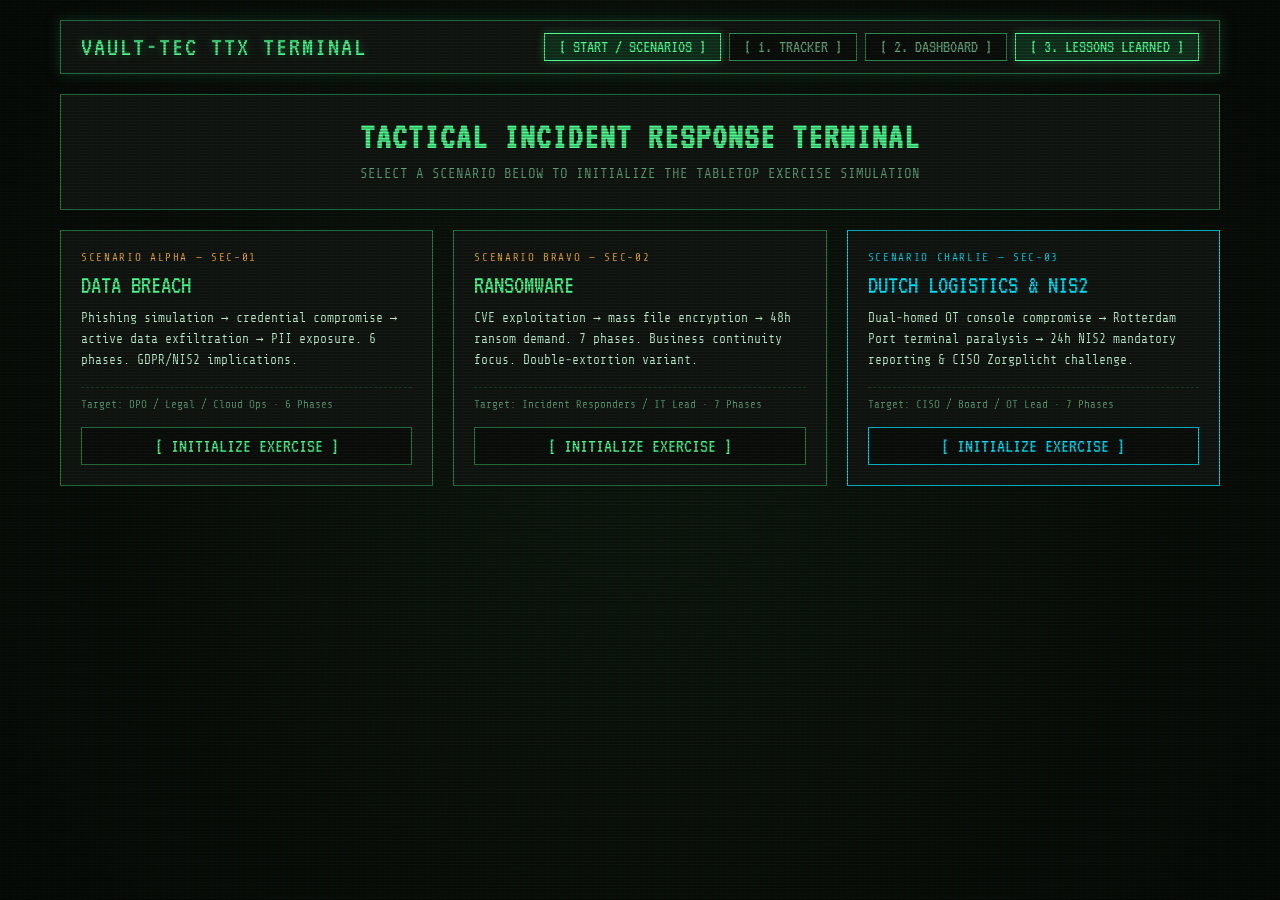
<file: index.html>
<!DOCTYPE html>
<html lang="en">
<head>
    <meta charset="UTF-8">
    <meta name="viewport" content="width=device-width, initial-scale=1.0">
    <title>Vault-Tec TTX Terminal — Tactical Incident Response</title>
    <link rel="preconnect" href="https://fonts.googleapis.com">
    <link rel="preconnect" href="https://fonts.gstatic.com" crossorigin>
    <link href="https://fonts.googleapis.com/css2?family=Share+Tech+Mono&family=VT323&display=swap" rel="stylesheet">
    <style>
        :root {
            --pb-bg: #0c100c;
            --pb-bg-2: #121812;
            --pb-bg-3: #182218;
            --pb-green: #4eff91;
            --pb-green-dim: #2a8a50;
            --pb-green-dark: #123820;
            --pb-green-glow: rgba(78, 255, 145, 0.35);
            --pb-amber: #ffb437;
            --pb-red: #ff4d4d;
            --pb-cyan: #00e5ff;
            --pb-text: #c0f0d0;
            --pb-text-dim: #60a078;
            --font-mono: 'Share Tech Mono', monospace;
            --font-term: 'VT323', monospace;
        }

        * {
            box-sizing: border-box;
            margin: 0;
            padding: 0;
        }

        body {
            background-color: var(--pb-bg);
            color: var(--pb-green);
            font-family: var(--font-mono);
            min-height: 100vh;
            overflow-x: hidden;
            background-image: 
                radial-gradient(circle at 50% 50%, rgba(20, 45, 20, 0.4), rgba(5, 10, 5, 0.95)),
                linear-gradient(rgba(18, 16, 16, 0) 50%, rgba(0, 0, 0, 0.3) 50%);
            background-size: 100% 100%, 100% 4px;
        }

        /* CRT Scanline Overlay */
        body::before {
            content: " ";
            display: block;
            position: fixed;
            top: 0;
            left: 0;
            bottom: 0;
            right: 0;
            background: linear-gradient(rgba(18, 16, 16, 0) 50%, rgba(0, 0, 0, 0.25) 50%), linear-gradient(90deg, rgba(255, 0, 0, 0.03), rgba(0, 255, 0, 0.01), rgba(0, 0, 255, 0.03));
            z-index: 9999;
            background-size: 100% 3px, 6px 100%;
            pointer-events: none;
        }

        .container {
            max-width: 1200px;
            margin: 0 auto;
            padding: 20px;
        }

        /* Top Bar */
        .topbar {
            display: flex;
            align-items: center;
            justify-content: space-between;
            padding: 12px 20px;
            border: 1px solid var(--pb-green-dim);
            margin-bottom: 20px;
            background: var(--pb-bg-2);
            box-shadow: 0 0 12px var(--pb-green-dark);
            flex-wrap: wrap;
            gap: 10px;
        }

        .topbar-title {
            font-family: var(--font-term);
            font-size: 28px;
            color: var(--pb-green);
            letter-spacing: 2px;
            text-shadow: 0 0 8px var(--pb-green-glow);
            text-decoration: none;
        }

        .nav-tabs {
            display: flex;
            gap: 8px;
        }

        .nav-btn {
            background: var(--pb-bg);
            border: 1px solid var(--pb-green-dim);
            color: var(--pb-text-dim);
            font-family: var(--font-term);
            font-size: 18px;
            padding: 4px 14px;
            cursor: pointer;
            text-decoration: none;
            transition: all 0.15s;
        }

        .nav-btn:hover {
            border-color: var(--pb-green);
            color: var(--pb-green);
        }

        .nav-btn.active {
            background: var(--pb-green-dark);
            border-color: var(--pb-green);
            color: var(--pb-green);
            box-shadow: 0 0 8px var(--pb-green-glow);
        }

        .hero {
            border: 1px solid var(--pb-green-dim);
            background: var(--pb-bg-2);
            padding: 24px;
            margin-bottom: 20px;
            text-align: center;
        }

        .hero h1 {
            font-family: var(--font-term);
            font-size: 36px;
            color: var(--pb-green);
            margin-bottom: 8px;
            letter-spacing: 2px;
        }

        .hero p {
            font-size: 14px;
            color: var(--pb-text-dim);
            max-width: 800px;
            margin: 0 auto;
            line-height: 1.6;
        }

        .scenarios-grid {
            display: grid;
            grid-template-columns: repeat(auto-fit, minmax(320px, 1fr));
            gap: 20px;
            margin-top: 20px;
        }

        .sc-card {
            border: 1px solid var(--pb-green-dim);
            background: var(--pb-bg-2);
            padding: 20px;
            display: flex;
            flex-direction: column;
            justify-content: space-between;
            transition: all 0.2s;
            position: relative;
        }

        .sc-card:hover {
            border-color: var(--pb-green);
            box-shadow: 0 0 15px var(--pb-green-glow);
            transform: translateY(-2px);
        }

        .sc-badge {
            font-size: 11px;
            color: var(--pb-amber);
            letter-spacing: 0.15em;
            margin-bottom: 8px;
            text-transform: uppercase;
        }

        .sc-title {
            font-family: var(--font-term);
            font-size: 26px;
            color: var(--pb-green);
            margin-bottom: 10px;
        }

        .sc-desc {
            font-size: 13px;
            color: var(--pb-text);
            line-height: 1.6;
            margin-bottom: 16px;
            flex-grow: 1;
        }

        .sc-meta {
            font-size: 11px;
            color: var(--pb-text-dim);
            border-top: 1px dashed var(--pb-green-dark);
            padding-top: 10px;
            margin-bottom: 16px;
        }

        .pb-btn {
            background: var(--pb-bg);
            border: 1px solid var(--pb-green-dim);
            color: var(--pb-green);
            font-family: var(--font-term);
            font-size: 20px;
            padding: 8px;
            width: 100%;
            cursor: pointer;
            text-align: center;
            text-decoration: none;
            display: block;
            transition: all 0.15s;
        }

        .pb-btn:hover {
            background: var(--pb-green-dark);
            border-color: var(--pb-green);
            box-shadow: 0 0 10px var(--pb-green-glow);
            color: #fff;
        }
    </style>
</head>
<body>

<div class="container">
    <header class="topbar">
        <a href="index.html" class="topbar-title">VAULT-TEC TTX TERMINAL</a>
        <div class="nav-tabs">
            <a href="index.html" class="nav-btn active">[ START / SCENARIOS ]</a>
            <a href="tracker.html" class="nav-btn">[ 1. TRACKER ]</a>
            <a href="dashboard.html" class="nav-btn">[ 2. DASHBOARD ]</a>
            <a href="lessons-learned.html" class="nav-btn active">[ 3. LESSONS LEARNED ]</a>
        </div>
    </header>

    <div class="hero">
        <h1>TACTICAL INCIDENT RESPONSE TERMINAL</h1>
        <p>SELECT A SCENARIO BELOW TO INITIALIZE THE TABLETOP EXERCISE SIMULATION</p>
    </div>

    <div class="scenarios-grid">
        <!-- SCENARIO ALPHA -->
        <div class="sc-card">
            <div>
                <div class="sc-badge">SCENARIO ALPHA — SEC-01</div>
                <div class="sc-title">DATA BREACH</div>
                <div class="sc-desc">Phishing simulation → credential compromise → active data exfiltration → PII exposure. 6 phases. GDPR/NIS2 implications.</div>
                <div class="sc-meta">Target: DPO / Legal / Cloud Ops · 6 Phases</div>
            </div>
            <a href="tracker.html?scenario=data_breach" class="pb-btn">[ INITIALIZE EXERCISE ]</a>
        </div>

        <!-- SCENARIO BRAVO -->
        <div class="sc-card">
            <div>
                <div class="sc-badge">SCENARIO BRAVO — SEC-02</div>
                <div class="sc-title">RANSOMWARE</div>
                <div class="sc-desc">CVE exploitation → mass file encryption → 48h ransom demand. 7 phases. Business continuity focus. Double-extortion variant.</div>
                <div class="sc-meta">Target: Incident Responders / IT Lead · 7 Phases</div>
            </div>
            <a href="tracker.html?scenario=specter_ransomware" class="pb-btn">[ INITIALIZE EXERCISE ]</a>
        </div>

        <!-- SCENARIO CHARLIE -->
        <div class="sc-card" style="border-color: var(--pb-cyan);">
            <div>
                <div class="sc-badge" style="color: var(--pb-cyan);">SCENARIO CHARLIE — SEC-03</div>
                <div class="sc-title" style="color: var(--pb-cyan);">DUTCH LOGISTICS & NIS2</div>
                <div class="sc-desc">Dual-homed OT console compromise → Rotterdam Port terminal paralysis → 24h NIS2 mandatory reporting & CISO Zorgplicht challenge.</div>
                <div class="sc-meta">Target: CISO / Board / OT Lead · 7 Phases</div>
            </div>
            <a href="tracker.html?scenario=dutch_logistics_nis2" class="pb-btn" style="border-color: var(--pb-cyan); color: var(--pb-cyan);">[ INITIALIZE EXERCISE ]</a>
        </div>
    </div>
</div>

</body>
</html>
</file>
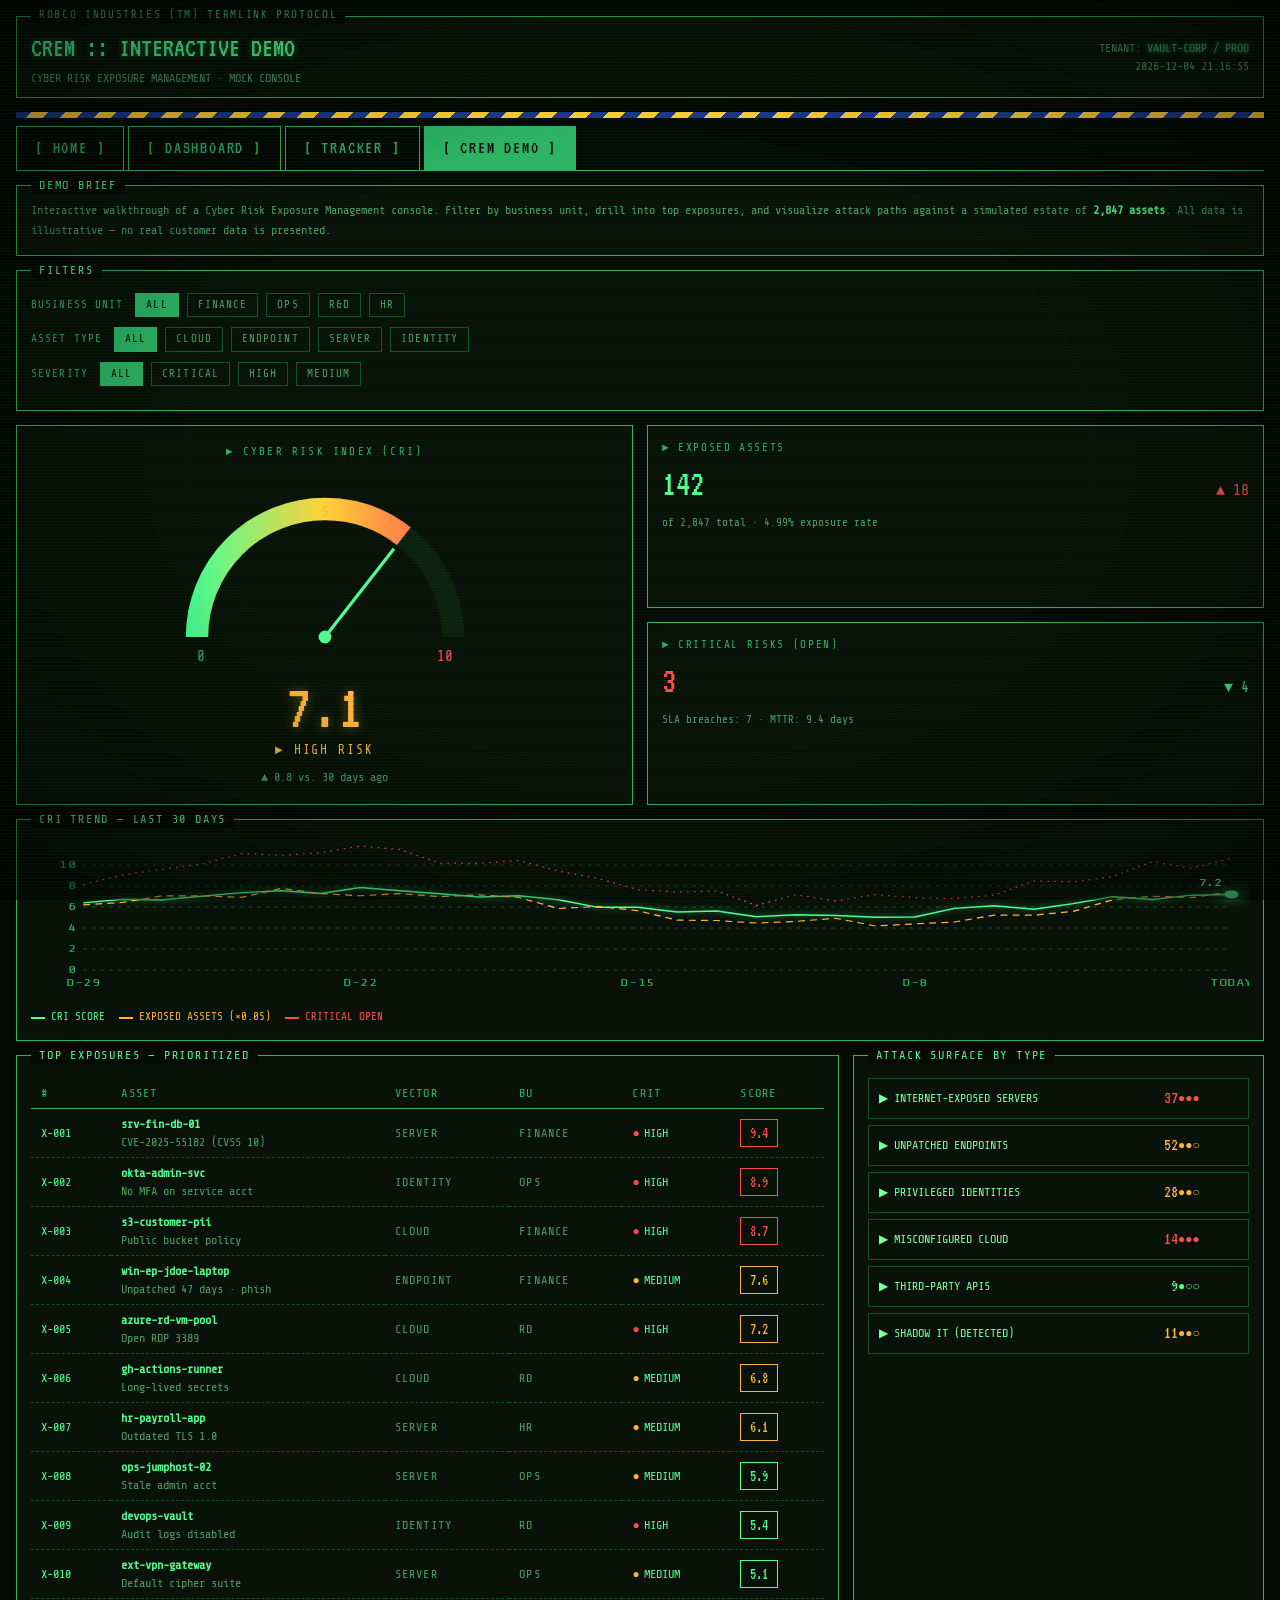
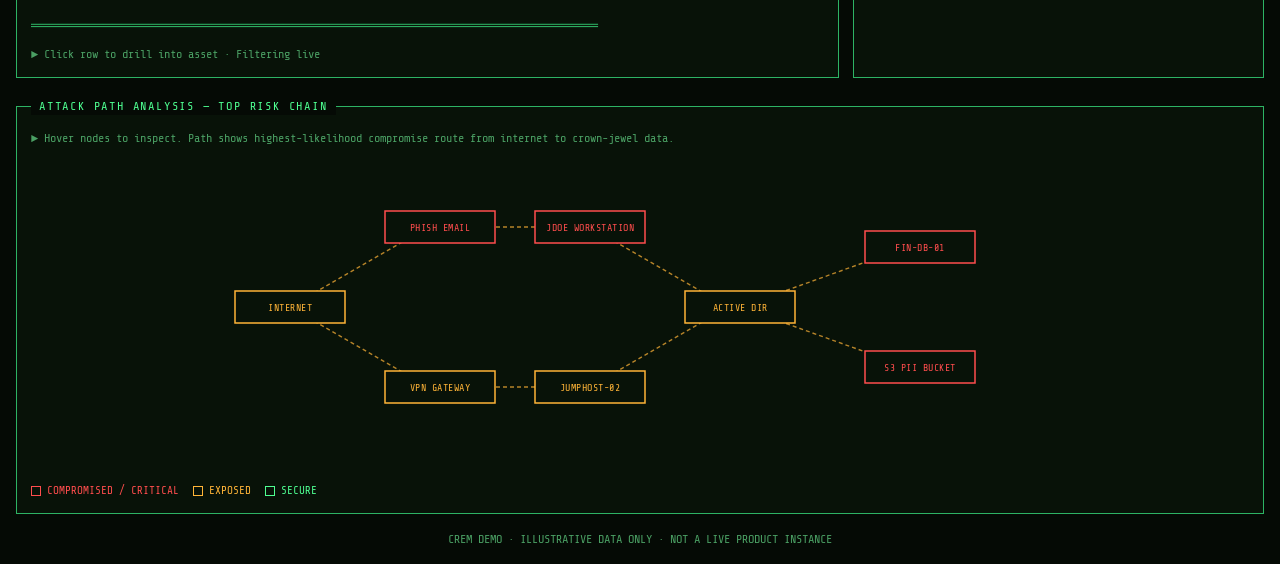
<file: crem-demo.html>
<!DOCTYPE html>
<html lang="en">
<head>
<meta charset="UTF-8">
<meta name="viewport" content="width=device-width,initial-scale=1">
<title>CREM Interactive Demo — Cyber Risk Exposure Management</title>
<link rel="stylesheet" href="assets/pipboy.css">
<style>
.crem-hero {
  display: grid; grid-template-columns: 1fr 1fr; gap: 14px; margin-bottom: 14px;
}
.cri-gauge {
  position: relative; padding: 18px; border: 1px solid var(--pb-green-dim);
  background: var(--pb-bg-2); text-align: center;
}
.gauge-svg { width: 100%; max-width: 320px; height: auto; }
.gauge-label { font-size: 11px; letter-spacing: 0.2em; color: var(--pb-green-dim); }
.gauge-value { font-family: 'VT323', monospace; font-size: 64px; color: var(--pb-amber); text-shadow: 0 0 12px rgba(255,180,55,0.4); line-height: 1; }
.gauge-band { font-size: 13px; color: var(--pb-amber); letter-spacing: 0.15em; }

.kpi-stack { display: grid; grid-template-rows: repeat(2, 1fr); gap: 14px; }
.kpi-stack .kpi { padding: 14px; border: 1px solid var(--pb-green-dim); background: var(--pb-bg-2); }
.kpi-stack .kpi-label { font-size: 11px; color: var(--pb-green-dim); letter-spacing: 0.15em; }
.kpi-stack .kpi-value { font-family: 'VT323', monospace; font-size: 36px; color: var(--pb-green); }
.kpi-stack .kpi-sub { font-size: 11px; color: var(--pb-text-dim); margin-top: 4px; }
.kpi-stack .kpi-row { display: flex; justify-content: space-between; align-items: baseline; }
.delta-up { color: var(--pb-red); }
.delta-dn { color: var(--pb-green); }

.crem-grid { display: grid; grid-template-columns: 2fr 1fr; gap: 14px; margin-bottom: 14px; }
.filters { display: flex; flex-wrap: wrap; gap: 8px; margin-bottom: 10px; align-items: center; }
.filters label { font-size: 11px; color: var(--pb-green-dim); letter-spacing: 0.1em; text-transform: uppercase; margin-right: 4px; }
.filter-chip {
  font-size: 11px; padding: 3px 10px; border: 1px solid var(--pb-green-dark);
  cursor: pointer; color: var(--pb-text-dim); letter-spacing: 0.1em;
  text-transform: uppercase; user-select: none;
}
.filter-chip:hover { border-color: var(--pb-green-dim); color: var(--pb-green); }
.filter-chip.active { background: var(--pb-green-dim); color: var(--pb-bg); border-color: var(--pb-green-dim); }

.exposure-table th, .exposure-table td { font-size: 12px; }
.score-pill {
  display: inline-block; min-width: 38px; padding: 1px 8px; text-align: center;
  font-family: 'VT323', monospace; font-size: 16px; border: 1px solid currentColor;
}
.score-low { color: var(--pb-green); }
.score-med { color: var(--pb-amber); }
.score-high { color: var(--pb-red); }

.criticality-low::before { content: '●'; color: var(--pb-green); margin-right: 4px; }
.criticality-medium::before { content: '●'; color: var(--pb-amber); margin-right: 4px; }
.criticality-high::before { content: '●'; color: var(--pb-red); margin-right: 4px; }

.attack-path-svg { width: 100%; height: 320px; }
.attack-tooltip {
  position: absolute; background: var(--pb-bg-2); border: 1px solid var(--pb-green-dim);
  padding: 6px 10px; font-size: 11px; color: var(--pb-green); pointer-events: none;
  display: none; max-width: 260px; box-shadow: 0 0 12px var(--pb-green-glow);
  font-family: 'Share Tech Mono', monospace;
}

.legend-strip { display: flex; gap: 14px; font-size: 11px; color: var(--pb-text-dim); flex-wrap: wrap; }
.legend-strip .legend-row { display: flex; align-items: center; gap: 6px; }

.surface-list { display: flex; flex-direction: column; gap: 6px; }
.surface-row {
  display: grid; grid-template-columns: 1fr 60px 60px;
  border: 1px solid var(--pb-green-dark); padding: 6px 10px; font-size: 12px;
  align-items: center; transition: all 0.1s;
}
.surface-row:hover { border-color: var(--pb-green-dim); background: var(--pb-bg-3); }
.surface-name { color: var(--pb-text); }
.surface-cnt { text-align: right; font-family: 'VT323', monospace; font-size: 18px; }

.trend-svg { width: 100%; height: 160px; }

@media (max-width: 900px) {
  .crem-hero, .crem-grid { grid-template-columns: 1fr; }
}
</style>
</head>
<body class="pb-screen">

<div class="pb-app">

<header class="pb-header">
  <div>
    <div class="pb-header-title">CREM :: INTERACTIVE DEMO</div>
    <div class="pb-header-meta">CYBER RISK EXPOSURE MANAGEMENT &middot; MOCK CONSOLE</div>
  </div>
  <div class="pb-header-meta">
    <div>TENANT: <span class="pb-glow">VAULT-CORP / PROD</span></div>
    <div id="clockBox">--:--:--</div>
  </div>
</header>

<div class="vt-stripe"></div>

<nav class="pb-nav">
  <a href="index.html">[ HOME ]</a>
  <a href="dashboard.html">[ DASHBOARD ]</a>
  <a href="tracker.html">[ TRACKER ]</a>
  <a href="crem-demo.html" class="active">[ CREM DEMO ]</a>
</nav>

<div class="pb-panel">
  <div class="pb-panel-title">DEMO BRIEF</div>
  <p class="pb-small pb-dim" style="line-height:1.7">
    Interactive walkthrough of a Cyber Risk Exposure Management console.
    Filter by business unit, drill into top exposures, and visualize attack paths against a simulated
    estate of <strong style="color:var(--pb-green)">2,847 assets</strong>. All data is illustrative —
    no real customer data is presented.
  </p>
</div>

<!-- Filters -->
<div class="pb-panel">
  <div class="pb-panel-title">FILTERS</div>
  <div class="filters pb-mt8">
    <label>Business unit</label>
    <span class="filter-chip active" data-filter="bu" data-val="all">ALL</span>
    <span class="filter-chip" data-filter="bu" data-val="finance">FINANCE</span>
    <span class="filter-chip" data-filter="bu" data-val="ops">OPS</span>
    <span class="filter-chip" data-filter="bu" data-val="rd">R&amp;D</span>
    <span class="filter-chip" data-filter="bu" data-val="hr">HR</span>
  </div>
  <div class="filters">
    <label>Asset type</label>
    <span class="filter-chip active" data-filter="at" data-val="all">ALL</span>
    <span class="filter-chip" data-filter="at" data-val="cloud">CLOUD</span>
    <span class="filter-chip" data-filter="at" data-val="endpoint">ENDPOINT</span>
    <span class="filter-chip" data-filter="at" data-val="server">SERVER</span>
    <span class="filter-chip" data-filter="at" data-val="identity">IDENTITY</span>
  </div>
  <div class="filters">
    <label>Severity</label>
    <span class="filter-chip active" data-filter="sv" data-val="all">ALL</span>
    <span class="filter-chip" data-filter="sv" data-val="critical">CRITICAL</span>
    <span class="filter-chip" data-filter="sv" data-val="high">HIGH</span>
    <span class="filter-chip" data-filter="sv" data-val="medium">MEDIUM</span>
  </div>
</div>

<!-- Hero: CRI gauge + KPIs -->
<div class="crem-hero">
  <div class="cri-gauge">
    <div class="gauge-label">► CYBER RISK INDEX (CRI)</div>
    <svg class="gauge-svg" viewBox="0 0 200 130" id="gaugeSvg">
      <defs>
        <linearGradient id="gaugeGrad">
          <stop offset="0%" stop-color="#4eff91"/>
          <stop offset="50%" stop-color="#ffd13a"/>
          <stop offset="100%" stop-color="#ff4d4d"/>
        </linearGradient>
      </defs>
      <!-- Track -->
      <path d="M 20,110 A 80,80 0 0 1 180,110" fill="none" stroke="var(--pb-bg-3)" stroke-width="14"/>
      <!-- Fill (proportional to value) -->
      <path d="M 20,110 A 80,80 0 0 1 180,110" fill="none" stroke="url(#gaugeGrad)" stroke-width="14"
        stroke-dasharray="251.3" stroke-dashoffset="75" id="gaugePath"/>
      <!-- Needle -->
      <line x1="100" y1="110" x2="100" y2="40" stroke="var(--pb-green)" stroke-width="2" id="gaugeNeedle"
        transform="rotate(45 100 110)"/>
      <circle cx="100" cy="110" r="4" fill="var(--pb-green)"/>
      <!-- Tick labels -->
      <text x="20" y="125" font-size="9" fill="var(--pb-green-dim)" font-family="Share Tech Mono">0</text>
      <text x="100" y="35" text-anchor="middle" font-size="9" fill="var(--pb-amber)" font-family="Share Tech Mono">5</text>
      <text x="180" y="125" text-anchor="end" font-size="9" fill="var(--pb-red)" font-family="Share Tech Mono">10</text>
    </svg>
    <div class="gauge-value" id="cri-val">7.2</div>
    <div class="gauge-band" id="cri-band">► HIGH RISK</div>
    <div class="pb-small pb-dim pb-mt8">▲ 0.8 vs. 30 days ago</div>
  </div>

  <div class="kpi-stack">
    <div class="kpi">
      <div class="kpi-label">► EXPOSED ASSETS</div>
      <div class="kpi-row">
        <div class="kpi-value" id="kpi-exposed">142</div>
        <div class="delta-up">▲ 18</div>
      </div>
      <div class="kpi-sub" id="kpi-exposed-sub">of 2,847 total · 4.99% exposure rate</div>
    </div>
    <div class="kpi">
      <div class="kpi-label">► CRITICAL RISKS (OPEN)</div>
      <div class="kpi-row">
        <div class="kpi-value" id="kpi-crit" style="color:var(--pb-red)">23</div>
        <div class="delta-dn">▼ 4</div>
      </div>
      <div class="kpi-sub">SLA breaches: 7 · MTTR: 9.4 days</div>
    </div>
  </div>
</div>

<!-- Trend chart full width -->
<div class="pb-panel">
  <div class="pb-panel-title">CRI TREND — LAST 30 DAYS</div>
  <svg class="trend-svg" viewBox="0 0 700 160" id="trendSvg" preserveAspectRatio="none">
    <!-- gridlines drawn via JS -->
  </svg>
  <div class="legend-strip pb-mt8">
    <div class="legend-row" style="color:var(--pb-green)"><span style="display:inline-block;width:14px;height:2px;background:var(--pb-green)"></span> CRI SCORE</div>
    <div class="legend-row" style="color:var(--pb-amber)"><span style="display:inline-block;width:14px;height:2px;background:var(--pb-amber);border-top:1px dashed"></span> EXPOSED ASSETS (×0.05)</div>
    <div class="legend-row" style="color:var(--pb-red)"><span style="display:inline-block;width:14px;height:2px;background:var(--pb-red);border-top:1px dotted"></span> CRITICAL OPEN</div>
  </div>
</div>

<!-- Top exposures + attack surface -->
<div class="crem-grid">
  <div class="pb-panel">
    <div class="pb-panel-title">TOP EXPOSURES — PRIORITIZED</div>
    <table class="exposure-table pb-mt8" id="exposureTable">
      <thead>
        <tr><th>#</th><th>ASSET</th><th>VECTOR</th><th>BU</th><th>CRIT</th><th>SCORE</th></tr>
      </thead>
      <tbody id="exposureBody"></tbody>
    </table>
    <div class="pb-divider pb-mt16">═══════════════════════════════════════════════════════════════</div>
    <div class="pb-small pb-dim">► Click row to drill into asset · Filtering live</div>
  </div>

  <div class="pb-panel">
    <div class="pb-panel-title">ATTACK SURFACE BY TYPE</div>
    <div class="surface-list pb-mt8">
      <div class="surface-row">
        <div class="surface-name">▶ INTERNET-EXPOSED SERVERS</div>
        <div class="surface-cnt" style="color:var(--pb-red)">37</div>
        <div style="color:var(--pb-red)">●●●</div>
      </div>
      <div class="surface-row">
        <div class="surface-name">▶ UNPATCHED ENDPOINTS</div>
        <div class="surface-cnt" style="color:var(--pb-amber)">52</div>
        <div style="color:var(--pb-amber)">●●○</div>
      </div>
      <div class="surface-row">
        <div class="surface-name">▶ PRIVILEGED IDENTITIES</div>
        <div class="surface-cnt" style="color:var(--pb-amber)">28</div>
        <div style="color:var(--pb-amber)">●●○</div>
      </div>
      <div class="surface-row">
        <div class="surface-name">▶ MISCONFIGURED CLOUD</div>
        <div class="surface-cnt" style="color:var(--pb-red)">14</div>
        <div style="color:var(--pb-red)">●●●</div>
      </div>
      <div class="surface-row">
        <div class="surface-name">▶ THIRD-PARTY APIS</div>
        <div class="surface-cnt" style="color:var(--pb-green)">9</div>
        <div style="color:var(--pb-green)">●○○</div>
      </div>
      <div class="surface-row">
        <div class="surface-name">▶ SHADOW IT (DETECTED)</div>
        <div class="surface-cnt" style="color:var(--pb-amber)">11</div>
        <div style="color:var(--pb-amber)">●●○</div>
      </div>
    </div>
  </div>
</div>

<!-- Attack path graph -->
<div class="pb-panel" style="position:relative">
  <div class="pb-panel-title">ATTACK PATH ANALYSIS — TOP RISK CHAIN</div>
  <div class="pb-small pb-dim pb-mt8">► Hover nodes to inspect. Path shows highest-likelihood compromise route from internet to crown-jewel data.</div>
  <svg class="attack-path-svg" viewBox="0 0 800 320" id="apSvg">
    <!-- edges drawn first so nodes overlay -->
    <defs>
      <marker id="arrow" viewBox="0 0 10 10" refX="9" refY="5" markerWidth="6" markerHeight="6" orient="auto">
        <path d="M0,0 L10,5 L0,10 z" fill="var(--pb-amber)"/>
      </marker>
    </defs>
  </svg>
  <div class="attack-tooltip" id="apTip"></div>
  <div class="legend-strip pb-mt8">
    <div class="legend-row" style="color:var(--pb-red)"><span style="width:10px;height:10px;border:1px solid currentColor;display:inline-block"></span> COMPROMISED / CRITICAL</div>
    <div class="legend-row" style="color:var(--pb-amber)"><span style="width:10px;height:10px;border:1px solid currentColor;display:inline-block"></span> EXPOSED</div>
    <div class="legend-row" style="color:var(--pb-green)"><span style="width:10px;height:10px;border:1px solid currentColor;display:inline-block"></span> SECURE</div>
  </div>
</div>

<footer class="pb-mt16 pb-center pb-small pb-dim">
  CREM DEMO · ILLUSTRATIVE DATA ONLY · NOT A LIVE PRODUCT INSTANCE
</footer>

</div>

<script>
// === Mock dataset ===
const EXPOSURES = [
  { id:'X-001', asset: 'srv-fin-db-01',     vector: 'CVE-2025-55182 (CVSS 10)', bu:'finance', at:'server',  crit:'high',   score:9.4, sv:'critical' },
  { id:'X-002', asset: 'okta-admin-svc',    vector: 'No MFA on service acct',  bu:'ops',     at:'identity',crit:'high',   score:8.9, sv:'critical' },
  { id:'X-003', asset: 's3-customer-pii',   vector: 'Public bucket policy',     bu:'finance', at:'cloud',   crit:'high',   score:8.7, sv:'critical' },
  { id:'X-004', asset: 'win-ep-jdoe-laptop',vector: 'Unpatched 47 days · phish',bu:'finance', at:'endpoint',crit:'medium', score:7.6, sv:'high' },
  { id:'X-005', asset: 'azure-rd-vm-pool',  vector: 'Open RDP 3389',            bu:'rd',      at:'cloud',   crit:'high',   score:7.2, sv:'high' },
  { id:'X-006', asset: 'gh-actions-runner', vector: 'Long-lived secrets',       bu:'rd',      at:'cloud',   crit:'medium', score:6.8, sv:'high' },
  { id:'X-007', asset: 'hr-payroll-app',    vector: 'Outdated TLS 1.0',         bu:'hr',      at:'server',  crit:'medium', score:6.1, sv:'medium' },
  { id:'X-008', asset: 'ops-jumphost-02',   vector: 'Stale admin acct',         bu:'ops',     at:'server',  crit:'medium', score:5.9, sv:'medium' },
  { id:'X-009', asset: 'devops-vault',      vector: 'Audit logs disabled',      bu:'rd',      at:'identity',crit:'high',   score:5.4, sv:'medium' },
  { id:'X-010', asset: 'ext-vpn-gateway',   vector: 'Default cipher suite',     bu:'ops',     at:'server',  crit:'medium', score:5.1, sv:'medium' }
];

const filterState = { bu: 'all', at: 'all', sv: 'all' };

function renderExposures() {
  const tbody = document.getElementById('exposureBody');
  const filtered = EXPOSURES.filter(e =>
    (filterState.bu === 'all' || e.bu === filterState.bu) &&
    (filterState.at === 'all' || e.at === filterState.at) &&
    (filterState.sv === 'all' || e.sv === filterState.sv)
  );
  tbody.innerHTML = filtered.length === 0
    ? `<tr><td colspan="6" class="pb-center pb-dim">> NO EXPOSURES MATCH FILTER</td></tr>`
    : filtered.map(e => {
      const sc = e.score >= 8 ? 'score-high' : e.score >= 6 ? 'score-med' : 'score-low';
      return `<tr>
        <td>${e.id}</td>
        <td><strong style="color:var(--pb-green)">${e.asset}</strong><br><span class="pb-dim pb-small">${e.vector}</span></td>
        <td class="pb-small pb-uppercase pb-dim">${e.at}</td>
        <td class="pb-small pb-uppercase pb-dim">${e.bu}</td>
        <td><span class="criticality-${e.crit}"></span><span class="pb-small">${e.crit.toUpperCase()}</span></td>
        <td><span class="score-pill ${sc}">${e.score.toFixed(1)}</span></td>
      </tr>`;
    }).join('');

  // Update KPIs based on filter
  document.getElementById('kpi-exposed').textContent = filtered.length * 14 + (filterState.bu === 'all' ? 2 : 0);
  document.getElementById('kpi-crit').textContent = filtered.filter(e => e.sv === 'critical').length || 0;

  // CRI updates with filter "drill"
  const avgScore = filtered.length === 0 ? 0 : filtered.reduce((a,b)=>a+b.score,0)/filtered.length;
  const cri = filtered.length === 0 ? 0 : (avgScore).toFixed(1);
  document.getElementById('cri-val').textContent = cri;
  const band = avgScore >= 8 ? '► CRITICAL RISK' : avgScore >= 6 ? '► HIGH RISK' : avgScore >= 4 ? '► MEDIUM RISK' : '► LOW RISK';
  const bandColor = avgScore >= 8 ? 'var(--pb-red)' : avgScore >= 6 ? 'var(--pb-amber)' : 'var(--pb-green)';
  const bandEl = document.getElementById('cri-band');
  bandEl.textContent = band;
  bandEl.style.color = bandColor;
  document.getElementById('cri-val').style.color = bandColor;
  // Needle: rotate -90 deg = 0, +90 deg = 10
  const angle = -90 + (avgScore / 10) * 180;
  document.getElementById('gaugeNeedle').setAttribute('transform', `rotate(${angle} 100 110)`);
  // Fill arc proportionally
  const totalLen = 251.3;
  const offset = totalLen - (avgScore/10) * totalLen;
  document.getElementById('gaugePath').setAttribute('stroke-dashoffset', offset);
}

// Filter chip clicks
document.querySelectorAll('.filter-chip').forEach(chip => {
  chip.onclick = () => {
    const f = chip.dataset.filter;
    document.querySelectorAll(`.filter-chip[data-filter="${f}"]`).forEach(c => c.classList.remove('active'));
    chip.classList.add('active');
    filterState[f] = chip.dataset.val;
    renderExposures();
  };
});

renderExposures();

// === Trend chart ===
function drawTrend() {
  const svg = document.getElementById('trendSvg');
  const W = 700, H = 160, pad = { l: 30, r: 10, t: 10, b: 24 };
  // 30 days of data
  function gen(seed, base, swing) {
    const out = [];
    for (let i = 0; i < 30; i++) {
      seed = (seed * 9301 + 49297) % 233280;
      const r = (seed / 233280) - 0.5;
      out.push(base + Math.sin(i / 4) * swing + r * swing * 0.6);
    }
    return out;
  }
  const cri = gen(7, 6.4, 1.2);
  // last point pinned high to match KPI
  cri[cri.length-1] = 7.2;
  const exposed = gen(13, 120, 30).map(v => v / 20); // scaled
  const crit = gen(21, 22, 6).map(v => Math.max(0, v));
  // crit[crit.length-1] = 23;

  const xs = i => pad.l + (W - pad.l - pad.r) * (i / 29);
  const yScale = (v, min, max) => H - pad.b - (v - min)/(max - min) * (H - pad.t - pad.b);
  const ys = v => yScale(v, 0, 12); // CRI scale 0-12 covers all overlays
  const path = (arr, scale=1) => arr.map((v,i) => (i===0?'M':'L') + xs(i) + ',' + ys(v*scale)).join(' ');

  let svgHtml = '';
  // Gridlines
  for (let g = 0; g <= 10; g += 2) {
    const y = ys(g);
    svgHtml += `<line x1="${pad.l}" x2="${W-pad.r}" y1="${y}" y2="${y}" stroke="var(--pb-green-dark)" stroke-dasharray="2,3"/>`;
    svgHtml += `<text x="${pad.l-4}" y="${y+3}" text-anchor="end" font-size="9" fill="var(--pb-green-dim)" font-family="Share Tech Mono">${g}</text>`;
  }
  // X axis labels
  [0, 7, 14, 21, 29].forEach(i => {
    const lab = i === 29 ? 'TODAY' : `D-${29-i}`;
    svgHtml += `<text x="${xs(i)}" y="${H-8}" text-anchor="middle" font-size="9" fill="var(--pb-green-dim)" font-family="Share Tech Mono">${lab}</text>`;
  });
  // CRI line
  svgHtml += `<path d="${path(cri)}" fill="none" stroke="var(--pb-green)" stroke-width="1.5" filter="drop-shadow(0 0 3px rgba(78,255,145,0.6))"/>`;
  // Exposed (dashed)
  svgHtml += `<path d="${path(exposed)}" fill="none" stroke="var(--pb-amber)" stroke-width="1.2" stroke-dasharray="4,3"/>`;
  // Critical (dotted)
  svgHtml += `<path d="${path(crit, 0.4)}" fill="none" stroke="var(--pb-red)" stroke-width="1.2" stroke-dasharray="1,3"/>`;
  // Today marker
  const lastX = xs(29), lastY = ys(cri[29]);
  svgHtml += `<circle cx="${lastX}" cy="${lastY}" r="4" fill="var(--pb-green)" filter="drop-shadow(0 0 6px var(--pb-green))"/>`;
  svgHtml += `<text x="${lastX-6}" y="${lastY-8}" text-anchor="end" font-size="11" fill="var(--pb-green)" font-family="VT323">${cri[29].toFixed(1)}</text>`;
  svg.innerHTML = svgHtml;
}
drawTrend();

// === Attack path graph ===
function drawAttackPath() {
  const svg = document.getElementById('apSvg');
  const tip = document.getElementById('apTip');
  const nodes = [
    { id: 'internet', x: 50,  y: 160, label: 'INTERNET', state: 'amber', detail: 'Public internet — ingress source' },
    { id: 'phish',    x: 200, y: 80,  label: 'PHISH EMAIL', state: 'red', detail: 'Phishing email · J. Doe (finance)' },
    { id: 'wkstn',    x: 350, y: 80,  label: 'JDOE WORKSTATION', state: 'red', detail: 'Compromised endpoint · unpatched 47 days · session token harvested' },
    { id: 'vpn',      x: 200, y: 240, label: 'VPN GATEWAY', state: 'amber', detail: 'External VPN · default cipher · CVSS 6.8' },
    { id: 'jumphost', x: 350, y: 240, label: 'JUMPHOST-02', state: 'amber', detail: 'Stale admin account · pivot point' },
    { id: 'ad',       x: 500, y: 160, label: 'ACTIVE DIR', state: 'amber', detail: 'Domain controller · over-permissioned svc accounts' },
    { id: 'findb',    x: 680, y: 100, label: 'FIN-DB-01', state: 'red', detail: 'CVE-2025-55182 · CVSS 10 · CROWN JEWEL' },
    { id: 's3pii',    x: 680, y: 220, label: 'S3 PII BUCKET', state: 'red', detail: 'Public bucket policy · 2.4M PII records · CROWN JEWEL' }
  ];
  const edges = [
    ['internet','phish'], ['phish','wkstn'], ['wkstn','ad'],
    ['internet','vpn'], ['vpn','jumphost'], ['jumphost','ad'],
    ['ad','findb'], ['ad','s3pii']
  ];
  const colorOf = s => s === 'red' ? 'var(--pb-red)' : s === 'amber' ? 'var(--pb-amber)' : 'var(--pb-green)';
  const idMap = Object.fromEntries(nodes.map(n => [n.id, n]));

  let svgHtml = svg.innerHTML; // keep <defs>
  // Edges
  edges.forEach(([a,b]) => {
    const A = idMap[a], B = idMap[b];
    const dx = B.x - A.x, dy = B.y - A.y;
    const len = Math.sqrt(dx*dx + dy*dy);
    const ux = dx/len, uy = dy/len;
    const x2 = B.x - ux * 30;
    const y2 = B.y - uy * 18;
    svgHtml += `<line x1="${A.x}" y1="${A.y}" x2="${x2}" y2="${y2}"
      stroke="var(--pb-amber)" stroke-width="1.4" stroke-dasharray="4,3" marker-end="url(#arrow)" opacity="0.7"/>`;
  });
  // Nodes
  nodes.forEach(n => {
    const c = colorOf(n.state);
    svgHtml += `<g class="ap-node" data-detail="${n.detail.replace(/"/g,'&quot;')}" style="cursor:pointer">
      <rect x="${n.x-55}" y="${n.y-16}" width="110" height="32"
        fill="var(--pb-bg-2)" stroke="${c}" stroke-width="1.5"/>
      <text x="${n.x}" y="${n.y+4}" text-anchor="middle" fill="${c}"
        font-family="Share Tech Mono" font-size="10" letter-spacing="0.05em">${n.label}</text>
    </g>`;
  });
  svg.innerHTML = svgHtml;

  // Tooltips
  svg.querySelectorAll('.ap-node').forEach(node => {
    node.addEventListener('mousemove', e => {
      tip.textContent = node.dataset.detail;
      tip.style.display = 'block';
      const rect = svg.getBoundingClientRect();
      tip.style.left = (e.clientX - rect.left + 12) + 'px';
      tip.style.top  = (e.clientY - rect.top + 12) + 'px';
    });
    node.addEventListener('mouseleave', () => { tip.style.display = 'none'; });
  });
}
drawAttackPath();

// Live clock
function tick() {
  const d = new Date();
  document.getElementById('clockBox').textContent =
    d.toISOString().slice(0,10) + ' ' + d.toTimeString().slice(0,8);
}
tick(); setInterval(tick, 1000);
</script>
</body>
</html>
</file>
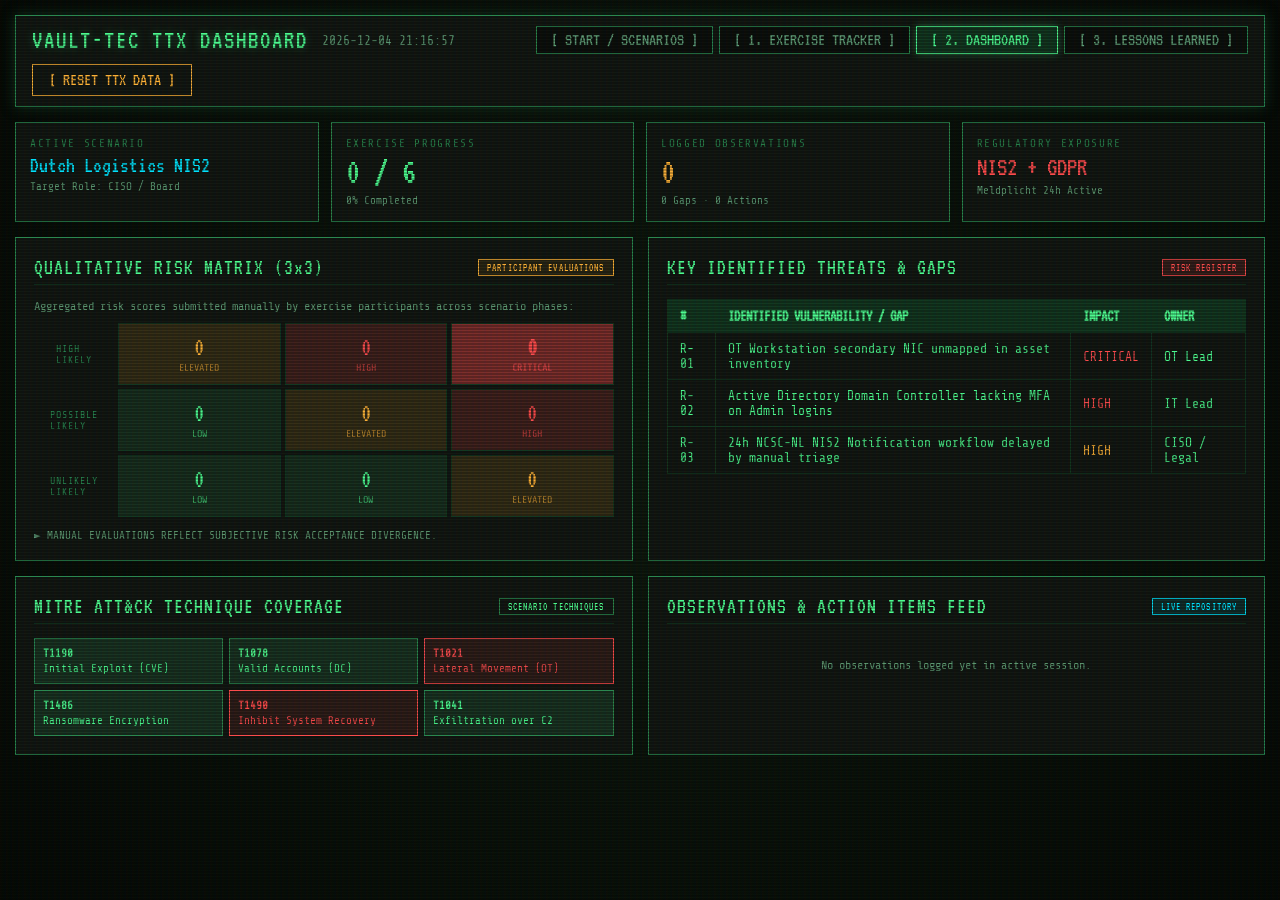
<file: dashboard.html>
<!DOCTYPE html>
<html lang="en">
<head>
    <meta charset="UTF-8">
    <meta name="viewport" content="width=device-width, initial-scale=1.0">
    <title>Vault-Tec TTX Terminal — Executive Dashboard</title>
    <link rel="preconnect" href="https://fonts.googleapis.com">
    <link rel="preconnect" href="https://fonts.gstatic.com" crossorigin>
    <link href="https://fonts.googleapis.com/css2?family=Share+Tech+Mono&family=VT323&display=swap" rel="stylesheet">
    <style>
        :root {
            --pb-bg: #0c100c;
            --pb-bg-2: #121812;
            --pb-bg-3: #182218;
            --pb-green: #4eff91;
            --pb-green-dim: #2a8a50;
            --pb-green-dark: #123820;
            --pb-green-glow: rgba(78, 255, 145, 0.35);
            --pb-amber: #ffb437;
            --pb-red: #ff4d4d;
            --pb-cyan: #00e5ff;
            --pb-text: #c0f0d0;
            --pb-text-dim: #60a078;
            --font-mono: 'Share Tech Mono', monospace;
            --font-term: 'VT323', monospace;
        }

        * {
            box-sizing: border-box;
            margin: 0;
            padding: 0;
        }

        body {
            background-color: var(--pb-bg);
            color: var(--pb-green);
            font-family: var(--font-mono);
            min-height: 100vh;
            overflow-x: hidden;
            background-image: 
                radial-gradient(circle at 50% 50%, rgba(20, 45, 20, 0.4), rgba(5, 10, 5, 0.95)),
                linear-gradient(rgba(18, 16, 16, 0) 50%, rgba(0, 0, 0, 0.3) 50%);
            background-size: 100% 100%, 100% 4px;
        }

        body::before {
            content: " ";
            display: block;
            position: fixed;
            top: 0;
            left: 0;
            bottom: 0;
            right: 0;
            background: linear-gradient(rgba(18, 16, 16, 0) 50%, rgba(0, 0, 0, 0.25) 50%), linear-gradient(90deg, rgba(255, 0, 0, 0.03), rgba(0, 255, 0, 0.01), rgba(0, 0, 255, 0.03));
            z-index: 9999;
            background-size: 100% 3px, 6px 100%;
            pointer-events: none;
        }

        .container {
            max-width: 1350px;
            margin: 0 auto;
            padding: 15px;
        }

        .topbar {
            display: flex;
            align-items: center;
            justify-content: space-between;
            padding: 10px 16px;
            border: 1px solid var(--pb-green-dim);
            margin-bottom: 15px;
            background: var(--pb-bg-2);
            box-shadow: 0 0 12px var(--pb-green-dark);
            flex-wrap: wrap;
            gap: 10px;
        }

        .topbar-left {
            display: flex;
            align-items: center;
            gap: 14px;
            flex-wrap: wrap;
        }

        .topbar-title {
            font-family: var(--font-term);
            font-size: 26px;
            color: var(--pb-green);
            letter-spacing: 2px;
            text-shadow: 0 0 8px var(--pb-green-glow);
            text-decoration: none;
        }

        .clock-box {
            font-size: 13px;
            color: var(--pb-text-dim);
        }

        .nav-tabs {
            display: flex;
            gap: 6px;
        }

        .nav-btn {
            background: var(--pb-bg);
            border: 1px solid var(--pb-green-dim);
            color: var(--pb-text-dim);
            font-family: var(--font-term);
            font-size: 18px;
            padding: 4px 14px;
            cursor: pointer;
            text-decoration: none;
            transition: all 0.15s;
        }

        .nav-btn:hover {
            border-color: var(--pb-green);
            color: var(--pb-green);
        }

        .nav-btn.active {
            background: var(--pb-green-dark);
            border-color: var(--pb-green);
            color: var(--pb-green);
            box-shadow: 0 0 8px var(--pb-green-glow);
        }

        .pb-btn {
            background: var(--pb-bg-2);
            border: 1px solid var(--pb-green-dim);
            color: var(--pb-green);
            font-family: var(--font-term);
            font-size: 18px;
            padding: 6px 16px;
            cursor: pointer;
            transition: all 0.15s;
            text-transform: uppercase;
        }

        .pb-btn:hover {
            border-color: var(--pb-green);
            background: var(--pb-green-dark);
            box-shadow: 0 0 12px var(--pb-green-glow);
            color: #fff;
        }

        .pb-btn.amber {
            border-color: var(--pb-amber);
            color: var(--pb-amber);
        }

        .pb-btn.amber:hover {
            background: rgba(255,180,55,0.2);
            box-shadow: 0 0 12px rgba(255,180,55,0.4);
        }

        .pb-panel {
            border: 1px solid var(--pb-green-dim);
            background: var(--pb-bg-2);
            padding: 18px;
            margin-bottom: 15px;
            position: relative;
        }

        .pb-panel-title {
            font-family: var(--font-term);
            font-size: 22px;
            color: var(--pb-green);
            border-bottom: 1px solid var(--pb-green-dark);
            padding-bottom: 6px;
            margin-bottom: 14px;
            letter-spacing: 1px;
            display: flex;
            justify-content: space-between;
            align-items: center;
        }

        .pb-badge {
            font-size: 11px;
            padding: 2px 8px;
            border: 1px solid currentColor;
            text-transform: uppercase;
            letter-spacing: 0.1em;
            display: inline-block;
        }

        .pb-badge.green { color: var(--pb-green); border-color: var(--pb-green-dim); }
        .pb-badge.amber { color: var(--pb-amber); border-color: var(--pb-amber); background: rgba(255,180,55,0.1); }
        .pb-badge.red { color: var(--pb-red); border-color: var(--pb-red); background: rgba(255,77,77,0.15); }
        .pb-badge.cyan { color: var(--pb-cyan); border-color: var(--pb-cyan); background: rgba(0,229,255,0.1); }

        .kpi-grid {
            display: grid;
            grid-template-columns: repeat(4, 1fr);
            gap: 12px;
            margin-bottom: 15px;
        }

        @media (max-width: 900px) {
            .kpi-grid {
                grid-template-columns: repeat(2, 1fr);
            }
        }

        .kpi-card {
            border: 1px solid var(--pb-green-dim);
            background: var(--pb-bg-2);
            padding: 14px;
        }

        .kpi-label {
            font-size: 11px;
            color: var(--pb-green-dim);
            letter-spacing: 0.15em;
            text-transform: uppercase;
        }

        .kpi-value {
            font-family: var(--font-term);
            font-size: 36px;
            color: var(--pb-green);
            margin: 4px 0;
        }

        .kpi-sub {
            font-size: 11px;
            color: var(--pb-text-dim);
        }

        .dash-grid {
            display: grid;
            grid-template-columns: 1fr 1fr;
            gap: 15px;
        }

        @media (max-width: 850px) {
            .dash-grid {
                grid-template-columns: 1fr;
            }
        }

        .risk-heatmap {
            display: grid;
            grid-template-columns: 80px repeat(3, 1fr);
            gap: 4px;
            margin-top: 10px;
        }

        .hm-cell {
            padding: 10px;
            text-align: center;
            font-size: 12px;
            border: 1px solid var(--pb-green-dark);
            font-family: var(--font-mono);
            background: var(--pb-bg);
        }

        .hm-axis {
            color: var(--pb-green-dim);
            font-size: 10px;
            text-transform: uppercase;
            letter-spacing: 0.1em;
            display: flex;
            align-items: center;
            justify-content: center;
        }

        .hm-cell .num {
            font-family: var(--font-term);
            font-size: 26px;
            display: block;
            line-height: 1;
        }

        .hm-cell .lbl {
            font-size: 10px;
            opacity: 0.7;
            text-transform: uppercase;
        }

        .hm-low { background: rgba(78,255,145,0.10); color: var(--pb-green); }
        .hm-medium { background: rgba(255,180,55,0.15); color: var(--pb-amber); }
        .hm-high { background: rgba(255,77,77,0.20); color: var(--pb-red); }
        .hm-critical { background: rgba(255,77,77,0.45); color: var(--pb-red); font-weight: bold; }

        .pb-table {
            width: 100%;
            border-collapse: collapse;
            margin: 10px 0;
            font-size: 13px;
        }

        .pb-table th, .pb-table td {
            border: 1px solid var(--pb-green-dark);
            padding: 8px 12px;
            text-align: left;
        }

        .pb-table th {
            background: var(--pb-green-dark);
            color: var(--pb-green);
            font-family: var(--font-term);
            font-size: 16px;
        }

        .mitre-grid {
            display: grid;
            grid-template-columns: repeat(auto-fill, minmax(160px, 1fr));
            gap: 6px;
            margin-top: 10px;
        }

        .mitre-cell {
            border: 1px solid var(--pb-green-dark);
            padding: 8px;
            font-size: 11px;
            font-family: var(--font-mono);
            background: var(--pb-bg);
        }

        .mitre-cell.covered {
            background: rgba(78,255,145,0.12);
            border-color: var(--pb-green-dim);
            color: var(--pb-green);
        }

        .mitre-cell.gap {
            background: rgba(255,77,77,0.12);
            border-color: var(--pb-red);
            color: var(--pb-red);
        }

        .mitre-cell .code {
            font-weight: bold;
            display: block;
            margin-bottom: 2px;
        }

        .obs-feed {
            display: flex;
            flex-direction: column;
            gap: 8px;
            max-height: 320px;
            overflow-y: auto;
        }

        .obs-row {
            display: flex;
            gap: 10px;
            padding: 8px 10px;
            border-left: 3px solid var(--pb-green-dark);
            background: var(--pb-bg);
            font-size: 12px;
            align-items: flex-start;
        }

        .obs-row .tag {
            font-size: 10px;
            padding: 1px 6px;
            border: 1px solid currentColor;
            white-space: nowrap;
            letter-spacing: 0.1em;
            text-transform: uppercase;
        }

        .tag-gap { color: var(--pb-red); border-color: var(--pb-red); }
        .tag-action { color: var(--pb-amber); border-color: var(--pb-amber); }
        .tag-strength { color: var(--pb-green); border-color: var(--pb-green); }
        .tag-note { color: var(--pb-text-dim); border-color: var(--pb-green-dim); }
    </style>
</head>
<body>

<div class="container">
    <header class="topbar">
        <div class="topbar-left">
            <a href="index.html" class="topbar-title">VAULT-TEC TTX DASHBOARD</a>
            <span class="clock-box" id="clockBox">2026-09-24 00:00:00</span>
        </div>

        <div class="nav-tabs">
            <a href="index.html" class="nav-btn">[ START / SCENARIOS ]</a>
            <a href="tracker.html" class="nav-btn">[ 1. EXERCISE TRACKER ]</a>
            <a href="dashboard.html" class="nav-btn active">[ 2. DASHBOARD ]</a>
            <a href="lessons-learned.html" class="nav-btn">[ 3. LESSONS LEARNED ]</a>
        </div>

        <div>
            <button class="pb-btn amber" onclick="clearData()">[ RESET TTX DATA ]</button>
        </div>
    </header>

    <div class="kpi-grid">
        <div class="kpi-card">
            <div class="kpi-label">ACTIVE SCENARIO</div>
            <div class="kpi-value" id="kpiScenario" style="font-size: 22px; color: var(--pb-cyan);">Dutch Logistics NIS2</div>
            <div class="kpi-sub">Target Role: CISO / Board</div>
        </div>
        <div class="kpi-card">
            <div class="kpi-label">EXERCISE PROGRESS</div>
            <div class="kpi-value" id="kpiProgress">0 / 6</div>
            <div class="kpi-sub" id="kpiProgressSub">0% Completed</div>
        </div>
        <div class="kpi-card">
            <div class="kpi-label">LOGGED OBSERVATIONS</div>
            <div class="kpi-value" id="kpiObsTotal" style="color: var(--pb-amber);">0</div>
            <div class="kpi-sub" id="kpiObsBreakdown">0 Gaps · 0 Actions</div>
        </div>
        <div class="kpi-card">
            <div class="kpi-label">REGULATORY EXPOSURE</div>
            <div class="kpi-value" id="kpiRegExposure" style="color: var(--pb-red); font-size: 26px;">NIS2 + GDPR</div>
            <div class="kpi-sub">Meldplicht 24h Active</div>
        </div>
    </div>

    <div class="dash-grid">
        <div class="pb-panel">
            <div class="pb-panel-title">
                <span>QUALITATIVE RISK MATRIX (3x3)</span>
                <span class="pb-badge amber">PARTICIPANT EVALUATIONS</span>
            </div>
            <p style="font-size: 12px; color: var(--pb-text-dim); margin-bottom: 10px;">
                Aggregated risk scores submitted manually by exercise participants across scenario phases:
            </p>

            <div class="risk-heatmap">
                <div class="hm-axis">HIGH<br>LIKELY</div>
                <div class="hm-cell hm-medium"><span class="num" id="hm-m1">0</span><span class="lbl">elevated</span></div>
                <div class="hm-cell hm-high"><span class="num" id="hm-h1">0</span><span class="lbl">high</span></div>
                <div class="hm-cell hm-critical"><span class="num" id="hm-c1">0</span><span class="lbl">critical</span></div>

                <div class="hm-axis">POSSIBLE<br>LIKELY</div>
                <div class="hm-cell hm-low"><span class="num" id="hm-l1">0</span><span class="lbl">low</span></div>
                <div class="hm-cell hm-medium"><span class="num" id="hm-m2">0</span><span class="lbl">elevated</span></div>
                <div class="hm-cell hm-high"><span class="num" id="hm-h2">0</span><span class="lbl">high</span></div>

                <div class="hm-axis">UNLIKELY<br>LIKELY</div>
                <div class="hm-cell hm-low"><span class="num" id="hm-l2">0</span><span class="lbl">low</span></div>
                <div class="hm-cell hm-low"><span class="num" id="hm-l3">0</span><span class="lbl">low</span></div>
                <div class="hm-cell hm-medium"><span class="num" id="hm-m3">0</span><span class="lbl">elevated</span></div>
            </div>

            <div style="font-size: 11px; color: var(--pb-text-dim); margin-top: 12px;">
                ► MANUAL EVALUATIONS REFLECT SUBJECTIVE RISK ACCEPTANCE DIVERGENCE.
            </div>
        </div>

        <div class="pb-panel">
            <div class="pb-panel-title">
                <span>KEY IDENTIFIED THREATS & GAPS</span>
                <span class="pb-badge red">RISK REGISTER</span>
            </div>

            <table class="pb-table">
                <thead>
                    <tr>
                        <th>#</th>
                        <th>IDENTIFIED VULNERABILITY / GAP</th>
                        <th>IMPACT</th>
                        <th>OWNER</th>
                    </tr>
                </thead>
                <tbody id="riskRegisterTable">
                </tbody>
            </table>
        </div>
    </div>

    <div class="dash-grid">
        <div class="pb-panel">
            <div class="pb-panel-title">
                <span>MITRE ATT&CK TECHNIQUE COVERAGE</span>
                <span class="pb-badge green">SCENARIO TECHNIQUES</span>
            </div>

            <div class="mitre-grid">
                <div class="mitre-cell covered">
                    <span class="code">T1190</span> Initial Exploit (CVE)
                </div>
                <div class="mitre-cell covered">
                    <span class="code">T1078</span> Valid Accounts (DC)
                </div>
                <div class="mitre-cell gap">
                    <span class="code">T1021</span> Lateral Movement (OT)
                </div>
                <div class="mitre-cell covered">
                    <span class="code">T1486</span> Ransomware Encryption
                </div>
                <div class="mitre-cell gap">
                    <span class="code">T1490</span> Inhibit System Recovery
                </div>
                <div class="mitre-cell covered">
                    <span class="code">T1041</span> Exfiltration over C2
                </div>
            </div>
        </div>

        <div class="pb-panel">
            <div class="pb-panel-title">
                <span>OBSERVATIONS & ACTION ITEMS FEED</span>
                <span class="pb-badge cyan">LIVE REPOSITORY</span>
            </div>

            <div class="obs-feed" id="obsFeedContainer">
                <div style="font-size: 12px; color: var(--pb-text-dim); text-align: center; padding: 20px;">
                    No observations logged yet in active session.
                </div>
            </div>
        </div>
    </div>
</div>

<script>
/* Centralny magazyn danych localStorage dla aplikacji TTX */
const TTXStore = {
    KEY: 'VAULT_TEC_TTX_STATE_V1',

    get: function() {
        var raw = localStorage.getItem(this.KEY);
        if (!raw) return this.init();
        try {
            return JSON.parse(raw);
        } catch (e) {
            console.error('Błąd odczytu localStorage:', e);
            return this.init();
        }
    },

    init: function() {
        var defaultState = {
            participantId: 'CISO-NL-LOGISTICS-01',
            activeScenario: 'dutch_logistics_nis2',
            currentPhase: 0,
            forms: {},
            observations: []
        };
        this.save(defaultState);
        return defaultState;
    },

    save: function(state) {
        localStorage.setItem(this.KEY, JSON.stringify(state));
    },

    saveField: function(scenarioKey, phaseIdx, field, value) {
        var state = this.get();
        var formKey = scenarioKey + '_' + phaseIdx;
        if (!state.forms[formKey]) {
            state.forms[formKey] = { impact: '', likelihood: '', data: '', reg: '', rationale: '', notes: '' };
        }
        state.forms[formKey][field] = value;
        this.save(state);
    },

    addObservation: function(scenarioKey, phaseIdx, text, type, owner) {
        var state = this.get();
        var newObs = {
            id: Date.now(),
            scenarioKey: scenarioKey,
            phaseIdx: phaseIdx,
            text: text,
            type: type,
            owner: owner || 'UNASSIGNED',
            timestamp: new Date().toLocaleTimeString().slice(0, 5)
        };
        state.observations.push(newObs);
        this.save(state);
        return newObs;
    },

    removeObservation: function(id) {
        var state = this.get();
        state.observations = state.observations.filter(function(o) {
            return o.id !== id;
        });
        this.save(state);
    },

    reset: function() {
        localStorage.removeItem(this.KEY);
        return this.init();
    }
};

function updateDashboard() {
    var state = TTXStore.get();
    if (!state) return;

    var activeScenario = state.activeScenario || 'dutch_logistics_nis2';

    var scElem = document.getElementById('kpiScenario');
    if (scElem) {
        if (activeScenario === 'dutch_logistics_nis2') {
            scElem.innerText = 'Dutch Logistics NIS2';
        } else if (activeScenario === 'specter_ransomware') {
            scElem.innerText = 'Specter Ransomware';
        } else {
            scElem.innerText = 'Data Breach API';
        }
    }

    var currentPhase = state.currentPhase || 0;
    var progElem = document.getElementById('kpiProgress');
    if (progElem) progElem.innerText = currentPhase + ' / 6';
    
    var pct = Math.round((currentPhase / 6) * 100);
    var subElem = document.getElementById('kpiProgressSub');
    if (subElem) subElem.innerText = pct + '% Completed';

    var obs = (state.observations || []).filter(function(o) {
        return o.scenarioKey === activeScenario;
    });

    var obsTotal = document.getElementById('kpiObsTotal');
    if (obsTotal) obsTotal.innerText = obs.length;

    var gaps = obs.filter(function(o) { return o.type === 'gap'; }).length;
    var actions = obs.filter(function(o) { return o.type === 'action'; }).length;
    var obsSub = document.getElementById('kpiObsBreakdown');
    if (obsSub) obsSub.innerText = gaps + ' Gaps · ' + actions + ' Actions';

    var feedContainer = document.getElementById('obsFeedContainer');
    if (feedContainer) {
        if (obs.length > 0) {
            feedContainer.innerHTML = '';
            obs.slice().reverse().forEach(function(o) {
                var row = document.createElement('div');
                row.className = 'obs-row';
                row.innerHTML = '<span class="tag tag-' + o.type + '">' + o.type + '</span>' +
                    '<div style="flex:1;">' +
                    '<div style="color:var(--pb-text);">' + o.text + '</div>' +
                    '<div style="font-size:10px; color:var(--pb-text-dim); margin-top:2px;">Phase ' + o.phaseIdx + ' · Owner: ' + o.owner + '</div>' +
                    '</div>';
                feedContainer.appendChild(row);
            });
        } else {
            feedContainer.innerHTML = '<div style="font-size: 12px; color: var(--pb-text-dim); text-align: center; padding: 20px;">No observations logged yet in active session.</div>';
        }
    }

    var counts = {
        hm_c1: 0, hm_h1: 0, hm_m1: 0,
        hm_h2: 0, hm_m2: 0, hm_l1: 0,
        hm_m3: 0, hm_l2: 0, hm_l3: 0
    };

    Object.keys(state.forms || {}).forEach(function(k) {
        if (k.indexOf(activeScenario) !== 0) return;

        var form = state.forms[k];
        var impact = (form.impact || '').toUpperCase();
        var likelihood = (form.likelihood || '').toUpperCase();

        var isHighImp = (impact === 'CRITICAL' || impact === 'HIGH');
        var isMedImp = (impact === 'MEDIUM');
        var isLowImp = (impact === 'LOW');

        var isLikely = (likelihood === 'LIKELY' || likelihood === 'CERTAIN');
        var isPossible = (likelihood === 'POSSIBLE');
        var isUnlikely = (likelihood === 'UNLIKELY');

        if (isHighImp && isLikely) counts.hm_c1++;
        else if (isHighImp && isPossible) counts.hm_h1++;
        else if (isHighImp && isUnlikely) counts.hm_m1++;
        else if (isMedImp && isLikely) counts.hm_h2++;
        else if (isMedImp && isPossible) counts.hm_m2++;
        else if (isMedImp && isUnlikely) counts.hm_l1++;
        else if (isLowImp && isLikely) counts.hm_m3++;
        else if (isLowImp && isPossible) counts.hm_l2++;
        else if (isLowImp && isUnlikely) counts.hm_l3++;
    });

    var setVal = function(id, val) {
        var el = document.getElementById(id);
        if (el) el.innerText = val;
    };

    setVal('hm-c1', counts.hm_c1);
    setVal('hm-h1', counts.hm_h1);
    setVal('hm-m1', counts.hm_m1);
    setVal('hm-h2', counts.hm_h2);
    setVal('hm-m2', counts.hm_m2);
    setVal('hm-l1', counts.hm_l1);
    setVal('hm-m3', counts.hm_m3);
    setVal('hm-l2', counts.hm_l2);
    setVal('hm-l3', counts.hm_l3);

    var riskTable = document.getElementById('riskRegisterTable');
    if (riskTable) {
        var gapObs = obs.filter(function(o) { return o.type === 'gap'; });
        if (gapObs.length > 0) {
            riskTable.innerHTML = '';
            gapObs.forEach(function(g, idx) {
                var tr = document.createElement('tr');
                tr.innerHTML = '<td>R-0' + (idx + 1) + '</td>' +
                    '<td>' + g.text + '</td>' +
                    '<td style="color:var(--pb-red);">HIGH</td>' +
                    '<td>' + (g.owner || 'UNASSIGNED') + '</td>';
                riskTable.appendChild(tr);
            });
        } else {
            riskTable.innerHTML = '<tr><td>R-01</td><td>OT Workstation secondary NIC unmapped in asset inventory</td><td style="color:var(--pb-red);">CRITICAL</td><td>OT Lead</td></tr>' +
                '<tr><td>R-02</td><td>Active Directory Domain Controller lacking MFA on Admin logins</td><td style="color:var(--pb-red);">HIGH</td><td>IT Lead</td></tr>' +
                '<tr><td>R-03</td><td>24h NCSC-NL NIS2 Notification workflow delayed by manual triage</td><td style="color:var(--pb-amber);">HIGH</td><td>CISO / Legal</td></tr>';
        }
    }
}

function clearData() {
    if (confirm('Are you sure you want to reset all TTX session data?')) {
        TTXStore.reset();
        window.location.reload();
    }
}

function tickClock() {
    var d = new Date();
    var clock = document.getElementById('clockBox');
    if (clock) {
        clock.innerText = d.toISOString().replace('T', ' ').slice(0, 19);
    }
}

window.addEventListener('load', function() {
    tickClock();
    setInterval(tickClock, 1000);
    updateDashboard();
});
</script>
</body>
</html>
</file>
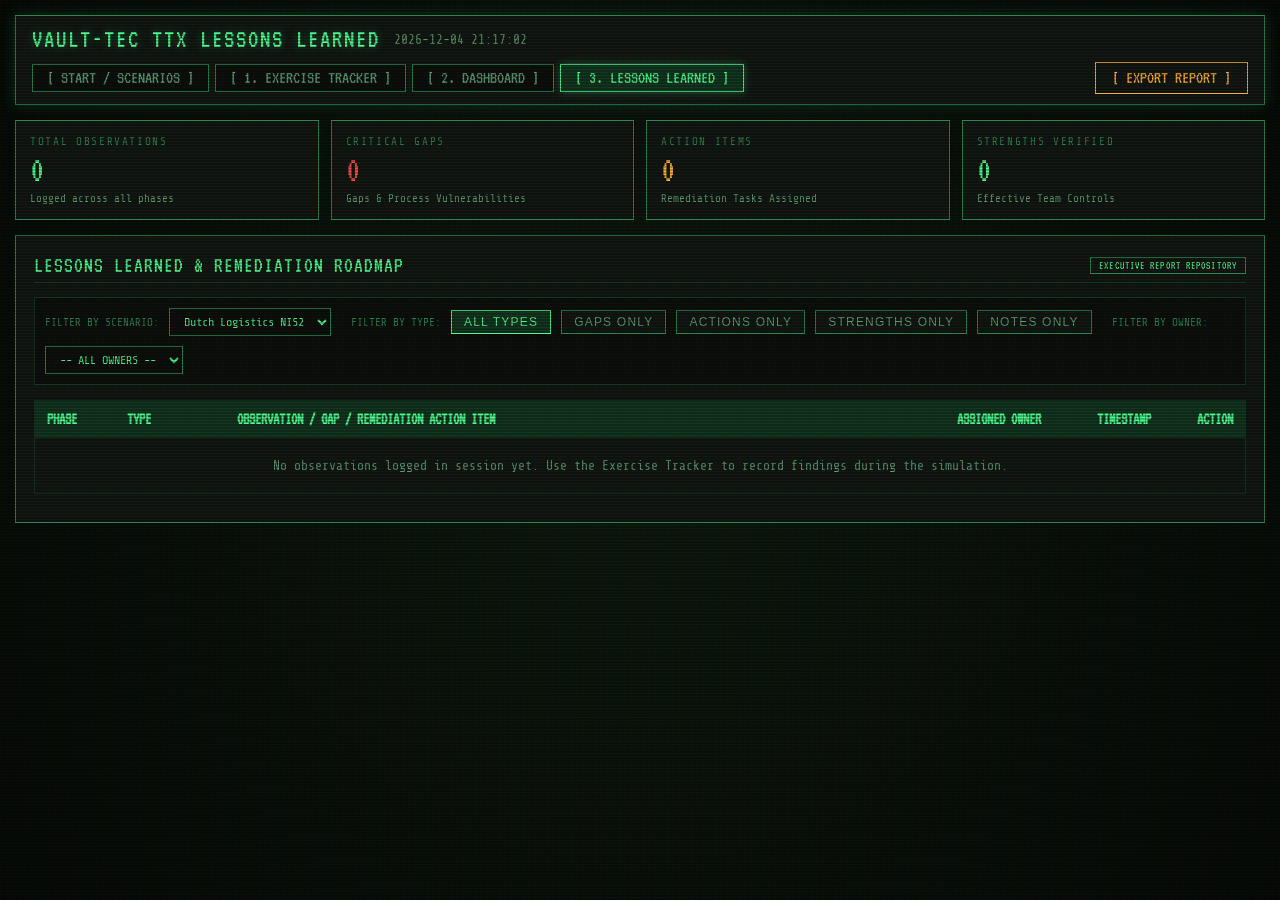
<file: lessons-learned.html>
<!DOCTYPE html>
<html lang="en">
<head>
    <meta charset="UTF-8">
    <meta name="viewport" content="width=device-width, initial-scale=1.0">
    <title>Vault-Tec TTX Terminal — Lessons Learned & Action Items</title>
    <link rel="preconnect" href="https://fonts.googleapis.com">
    <link rel="preconnect" href="https://fonts.gstatic.com" crossorigin>
    <link href="https://fonts.googleapis.com/css2?family=Share+Tech+Mono&family=VT323&display=swap" rel="stylesheet">
    <style>
        :root {
            --pb-bg: #0c100c;
            --pb-bg-2: #121812;
            --pb-bg-3: #182218;
            --pb-green: #4eff91;
            --pb-green-dim: #2a8a50;
            --pb-green-dark: #123820;
            --pb-green-glow: rgba(78, 255, 145, 0.35);
            --pb-amber: #ffb437;
            --pb-red: #ff4d4d;
            --pb-cyan: #00e5ff;
            --pb-text: #c0f0d0;
            --pb-text-dim: #60a078;
            --font-mono: 'Share Tech Mono', monospace;
            --font-term: 'VT323', monospace;
        }

        * {
            box-sizing: border-box;
            margin: 0;
            padding: 0;
        }

        body {
            background-color: var(--pb-bg);
            color: var(--pb-green);
            font-family: var(--font-mono);
            min-height: 100vh;
            overflow-x: hidden;
            background-image: 
                radial-gradient(circle at 50% 50%, rgba(20, 45, 20, 0.4), rgba(5, 10, 5, 0.95)),
                linear-gradient(rgba(18, 16, 16, 0) 50%, rgba(0, 0, 0, 0.3) 50%);
            background-size: 100% 100%, 100% 4px;
        }

        body::before {
            content: " ";
            display: block;
            position: fixed;
            top: 0;
            left: 0;
            bottom: 0;
            right: 0;
            background: linear-gradient(rgba(18, 16, 16, 0) 50%, rgba(0, 0, 0, 0.25) 50%), linear-gradient(90deg, rgba(255, 0, 0, 0.03), rgba(0, 255, 0, 0.01), rgba(0, 0, 255, 0.03));
            z-index: 9999;
            background-size: 100% 3px, 6px 100%;
            pointer-events: none;
        }

        .container {
            max-width: 1350px;
            margin: 0 auto;
            padding: 15px;
        }

        .topbar {
            display: flex;
            align-items: center;
            justify-content: space-between;
            padding: 10px 16px;
            border: 1px solid var(--pb-green-dim);
            margin-bottom: 15px;
            background: var(--pb-bg-2);
            box-shadow: 0 0 12px var(--pb-green-dark);
            flex-wrap: wrap;
            gap: 10px;
        }

        .topbar-left {
            display: flex;
            align-items: center;
            gap: 14px;
            flex-wrap: wrap;
        }

        .topbar-title {
            font-family: var(--font-term);
            font-size: 26px;
            color: var(--pb-green);
            letter-spacing: 2px;
            text-shadow: 0 0 8px var(--pb-green-glow);
            text-decoration: none;
        }

        .clock-box {
            font-size: 13px;
            color: var(--pb-text-dim);
        }

        .nav-tabs {
            display: flex;
            gap: 6px;
        }

        .nav-btn {
            background: var(--pb-bg);
            border: 1px solid var(--pb-green-dim);
            color: var(--pb-text-dim);
            font-family: var(--font-term);
            font-size: 18px;
            padding: 4px 14px;
            cursor: pointer;
            text-decoration: none;
            transition: all 0.15s;
        }

        .nav-btn:hover {
            border-color: var(--pb-green);
            color: var(--pb-green);
        }

        .nav-btn.active {
            background: var(--pb-green-dark);
            border-color: var(--pb-green);
            color: var(--pb-green);
            box-shadow: 0 0 8px var(--pb-green-glow);
        }

        .pb-btn {
            background: var(--pb-bg-2);
            border: 1px solid var(--pb-green-dim);
            color: var(--pb-green);
            font-family: var(--font-term);
            font-size: 18px;
            padding: 6px 16px;
            cursor: pointer;
            transition: all 0.15s;
            text-transform: uppercase;
        }

        .pb-btn:hover {
            border-color: var(--pb-green);
            background: var(--pb-green-dark);
            box-shadow: 0 0 12px var(--pb-green-glow);
            color: #fff;
        }

        .pb-btn.amber {
            border-color: var(--pb-amber);
            color: var(--pb-amber);
        }

        .pb-btn.amber:hover {
            background: rgba(255,180,55,0.2);
            box-shadow: 0 0 12px rgba(255,180,55,0.4);
        }

        .pb-panel {
            border: 1px solid var(--pb-green-dim);
            background: var(--pb-bg-2);
            padding: 18px;
            margin-bottom: 15px;
            position: relative;
        }

        .pb-panel-title {
            font-family: var(--font-term);
            font-size: 22px;
            color: var(--pb-green);
            border-bottom: 1px solid var(--pb-green-dark);
            padding-bottom: 6px;
            margin-bottom: 14px;
            letter-spacing: 1px;
            display: flex;
            justify-content: space-between;
            align-items: center;
        }

        .pb-badge {
            font-size: 11px;
            padding: 2px 8px;
            border: 1px solid currentColor;
            text-transform: uppercase;
            letter-spacing: 0.1em;
            display: inline-block;
        }

        .pb-badge.green {
            color: var(--pb-green);
            border-color: var(--pb-green-dim);
        }

        .kpi-grid {
            display: grid;
            grid-template-columns: repeat(4, 1fr);
            gap: 12px;
            margin-bottom: 15px;
        }

        @media (max-width: 900px) {
            .kpi-grid {
                grid-template-columns: repeat(2, 1fr);
            }
        }

        .kpi-card {
            border: 1px solid var(--pb-green-dim);
            background: var(--pb-bg-2);
            padding: 14px;
        }

        .kpi-label {
            font-size: 11px;
            color: var(--pb-green-dim);
            letter-spacing: 0.15em;
            text-transform: uppercase;
        }

        .kpi-value {
            font-family: var(--font-term);
            font-size: 36px;
            color: var(--pb-green);
            margin: 4px 0;
        }

        .kpi-sub {
            font-size: 11px;
            color: var(--pb-text-dim);
        }

        .filter-bar {
            display: flex;
            gap: 10px;
            align-items: center;
            margin-bottom: 15px;
            flex-wrap: wrap;
            background: var(--pb-bg);
            padding: 10px;
            border: 1px solid var(--pb-green-dark);
        }

        .filter-btn {
            background: var(--pb-bg-2);
            border: 1px solid var(--pb-green-dim);
            color: var(--pb-text-dim);
            font-size: 12px;
            padding: 4px 12px;
            cursor: pointer;
            text-transform: uppercase;
            letter-spacing: 0.1em;
            transition: all 0.15s;
        }

        .filter-btn:hover {
            border-color: var(--pb-green);
            color: var(--pb-green);
        }

        .filter-btn.active {
            background: var(--pb-green-dark);
            border-color: var(--pb-green);
            color: var(--pb-green);
        }

        .pb-select {
            background: var(--pb-bg);
            border: 1px solid var(--pb-green-dim);
            color: var(--pb-green);
            font-family: var(--font-mono);
            font-size: 12px;
            padding: 5px 10px;
            outline: none;
        }

        .pb-table {
            width: 100%;
            border-collapse: collapse;
            margin: 10px 0;
            font-size: 13px;
        }

        .pb-table th, .pb-table td {
            border: 1px solid var(--pb-green-dark);
            padding: 10px 12px;
            text-align: left;
        }

        .pb-table th {
            background: var(--pb-green-dark);
            color: var(--pb-green);
            font-family: var(--font-term);
            font-size: 16px;
        }

        .type-tag {
            font-size: 10px;
            padding: 2px 8px;
            border: 1px solid currentColor;
            text-transform: uppercase;
            letter-spacing: 0.15em;
            display: inline-block;
            white-space: nowrap;
        }

        .type-gap {
            color: var(--pb-red);
            border-color: var(--pb-red);
            background: rgba(255,77,77,0.1);
        }

        .type-action {
            color: var(--pb-amber);
            border-color: var(--pb-amber);
            background: rgba(255,180,55,0.1);
        }

        .type-strength {
            color: var(--pb-green);
            border-color: var(--pb-green);
            background: rgba(78,255,145,0.1);
        }

        .type-note {
            color: var(--pb-text-dim);
            border-color: var(--pb-green-dim);
        }

        .btn-del {
            color: var(--pb-red);
            cursor: pointer;
            font-weight: bold;
            padding: 2px 6px;
        }

        .btn-del:hover {
            background: var(--pb-red);
            color: var(--pb-bg);
        }
    </style>
</head>
<body>

<div class="container">
    <header class="topbar">
        <div class="topbar-left">
            <a href="index.html" class="topbar-title">VAULT-TEC TTX LESSONS LEARNED</a>
            <span class="clock-box" id="clockBox">2026-09-24 00:00:00</span>
        </div>

        <div class="nav-tabs">
            <a href="index.html" class="nav-btn">[ START / SCENARIOS ]</a>
            <a href="tracker.html" class="nav-btn">[ 1. EXERCISE TRACKER ]</a>
            <a href="dashboard.html" class="nav-btn">[ 2. DASHBOARD ]</a>
            <a href="lessons-learned.html" class="nav-btn active">[ 3. LESSONS LEARNED ]</a>
        </div>

        <div>
            <button class="pb-btn amber" onclick="exportReport()">[ EXPORT REPORT ]</button>
        </div>
    </header>

    <div class="kpi-grid">
        <div class="kpi-card">
            <div class="kpi-label">TOTAL OBSERVATIONS</div>
            <div class="kpi-value" id="kpiTotal">0</div>
            <div class="kpi-sub">Logged across all phases</div>
        </div>
        <div class="kpi-card">
            <div class="kpi-label">CRITICAL GAPS</div>
            <div class="kpi-value" id="kpiGaps" style="color: var(--pb-red);">0</div>
            <div class="kpi-sub">Gaps & Process Vulnerabilities</div>
        </div>
        <div class="kpi-card">
            <div class="kpi-label">ACTION ITEMS</div>
            <div class="kpi-value" id="kpiActions" style="color: var(--pb-amber);">0</div>
            <div class="kpi-sub">Remediation Tasks Assigned</div>
        </div>
        <div class="kpi-card">
            <div class="kpi-label">STRENGTHS VERIFIED</div>
            <div class="kpi-value" id="kpiStrengths" style="color: var(--pb-green);">0</div>
            <div class="kpi-sub">Effective Team Controls</div>
        </div>
    </div>

    <div class="pb-panel">
        <div class="pb-panel-title">
            <span>LESSONS LEARNED & REMEDIATION ROADMAP</span>
            <span class="pb-badge green">EXECUTIVE REPORT REPOSITORY</span>
        </div>

        <div class="filter-bar">
            <span style="font-size: 11px; color: var(--pb-green-dim); text-transform: uppercase;">FILTER BY SCENARIO:</span>
            <select id="scenarioFilterSelect" class="pb-select" onchange="renderTable()">
                <option value="all">-- ALL SCENARIOS --</option>
                <option value="dutch_logistics_nis2">Dutch Logistics NIS2</option>
                <option value="specter_ransomware">Specter Ransomware</option>
                <option value="data_breach">Data Breach API</option>
            </select>

            <span style="font-size: 11px; color: var(--pb-green-dim); text-transform: uppercase; margin-left: 10px;">FILTER BY TYPE:</span>
            <button class="filter-btn active" onclick="setFilterType('all', this)">ALL TYPES</button>
            <button class="filter-btn" onclick="setFilterType('gap', this)">GAPS ONLY</button>
            <button class="filter-btn" onclick="setFilterType('action', this)">ACTIONS ONLY</button>
            <button class="filter-btn" onclick="setFilterType('strength', this)">STRENGTHS ONLY</button>
            <button class="filter-btn" onclick="setFilterType('note', this)">NOTES ONLY</button>

            <span style="font-size: 11px; color: var(--pb-green-dim); text-transform: uppercase; margin-left: 10px;">FILTER BY OWNER:</span>
            <select id="ownerFilterSelect" class="pb-select" onchange="renderTable()">
                <option value="all">-- ALL OWNERS --</option>
            </select>
        </div>

        <table class="pb-table">
            <thead>
                <tr>
                    <th style="width: 80px;">PHASE</th>
                    <th style="width: 110px;">TYPE</th>
                    <th>OBSERVATION / GAP / REMEDIATION ACTION ITEM</th>
                    <th style="width: 140px;">ASSIGNED OWNER</th>
                    <th style="width: 100px;">TIMESTAMP</th>
                    <th style="width: 60px;">ACTION</th>
                </tr>
            </thead>
            <tbody id="observationsTableBody">
            </tbody>
        </table>
    </div>
</div>

<script>
/* Centralny magazyn danych localStorage dla aplikacji TTX */
const TTXStore = {
    KEY: 'VAULT_TEC_TTX_STATE_V1',

    get: function() {
        var raw = localStorage.getItem(this.KEY);
        if (!raw) return this.init();
        try {
            return JSON.parse(raw);
        } catch (e) {
            console.error('Błąd odczytu localStorage:', e);
            return this.init();
        }
    },

    init: function() {
        var defaultState = {
            participantId: 'CISO-NL-LOGISTICS-01',
            activeScenario: 'dutch_logistics_nis2',
            currentPhase: 0,
            forms: {},
            observations: []
        };
        this.save(defaultState);
        return defaultState;
    },

    save: function(state) {
        localStorage.setItem(this.KEY, JSON.stringify(state));
    },

    saveField: function(scenarioKey, phaseIdx, field, value) {
        var state = this.get();
        var formKey = scenarioKey + '_' + phaseIdx;
        if (!state.forms[formKey]) {
            state.forms[formKey] = { impact: '', likelihood: '', data: '', reg: '', rationale: '', notes: '' };
        }
        state.forms[formKey][field] = value;
        this.save(state);
    },

    addObservation: function(scenarioKey, phaseIdx, text, type, owner) {
        var state = this.get();
        var newObs = {
            id: Date.now(),
            scenarioKey: scenarioKey,
            phaseIdx: phaseIdx,
            text: text,
            type: type,
            owner: owner || 'UNASSIGNED',
            timestamp: new Date().toLocaleTimeString().slice(0, 5)
        };
        state.observations.push(newObs);
        this.save(state);
        return newObs;
    },

    removeObservation: function(id) {
        var state = this.get();
        state.observations = state.observations.filter(function(o) {
            return o.id !== id;
        });
        this.save(state);
    },

    reset: function() {
        localStorage.removeItem(this.KEY);
        return this.init();
    }
};

var activeTypeFilter = 'all';

function populateOwnerFilter(obs) {
    var select = document.getElementById('ownerFilterSelect');
    var currentVal = select.value;
    select.innerHTML = '<option value="all">-- ALL OWNERS --</option>';

    var owners = {};
    obs.forEach(function(o) {
        if (o.owner && o.owner !== 'UNASSIGNED') {
            owners[o.owner] = true;
        }
    });

    Object.keys(owners).forEach(function(owner) {
        var opt = document.createElement('option');
        opt.value = owner;
        opt.innerText = owner;
        if (owner === currentVal) {
            opt.selected = true;
        }
        select.appendChild(opt);
    });
}

function setFilterType(type, btn) {
    activeTypeFilter = type;
    document.querySelectorAll('.filter-btn').forEach(function(b) {
        b.classList.remove('active');
    });
    btn.classList.add('active');
    renderTable();
}

function renderTable() {
    var state = TTXStore.get();
    var tbody = document.getElementById('observationsTableBody');
    tbody.innerHTML = '';

    if (!state || !state.observations || state.observations.length === 0) {
        tbody.innerHTML = '<tr><td colspan="6" style="text-align:center; color: var(--pb-text-dim); padding: 20px;">No observations logged in session yet. Use the Exercise Tracker to record findings during the simulation.</td></tr>';
        document.getElementById('kpiTotal').innerText = '0';
        document.getElementById('kpiGaps').innerText = '0';
        document.getElementById('kpiActions').innerText = '0';
        document.getElementById('kpiStrengths').innerText = '0';
        return;
    }

    var obs = state.observations;

    document.getElementById('kpiTotal').innerText = obs.length;
    document.getElementById('kpiGaps').innerText = obs.filter(function(o) { return o.type === 'gap'; }).length;
    document.getElementById('kpiActions').innerText = obs.filter(function(o) { return o.type === 'action'; }).length;
    document.getElementById('kpiStrengths').innerText = obs.filter(function(o) { return o.type === 'strength'; }).length;

    populateOwnerFilter(obs);
    var selectedOwner = document.getElementById('ownerFilterSelect').value;
    var selectedScenario = document.getElementById('scenarioFilterSelect').value;

    var filtered = obs.filter(function(o) {
        var matchesScenario = (selectedScenario === 'all' || o.scenarioKey === selectedScenario);
        var matchesType = (activeTypeFilter === 'all' || o.type === activeTypeFilter);
        var matchesOwner = (selectedOwner === 'all' || o.owner === selectedOwner);
        return matchesScenario && matchesType && matchesOwner;
    });

    if (filtered.length === 0) {
        tbody.innerHTML = '<tr><td colspan="6" style="text-align:center; color: var(--pb-text-dim); padding: 20px;">No matching observations found for current filter criteria.</td></tr>';
        return;
    }

    filtered.forEach(function(o) {
        var tr = document.createElement('tr');
        tr.innerHTML = '<tr>' +
            '<td style="color: var(--pb-amber); font-weight: bold;">PHASE ' + o.phaseIdx + '</td>' +
            '<td><span class="type-tag type-' + o.type + '">' + o.type + '</span></td>' +
            '<td style="color: var(--pb-text);">' + o.text + '</td>' +
            '<td style="color: var(--pb-cyan);">' + (o.owner || 'UNASSIGNED') + '</td>' +
            '<td style="color: var(--pb-text-dim); font-size: 11px;">' + (o.timestamp || 'N/A') + '</td>' +
            '<td><span class="btn-del" onclick="deleteObservation(' + o.id + ')">[X]</span></td>' +
            '</tr>';
        tbody.appendChild(tr);
    });
}

function deleteObservation(id) {
    TTXStore.removeObservation(id);
    renderTable();
}

function exportReport() {
    var state = TTXStore.get();
    if (!state) {
        alert('No TTX session data found to export.');
        return;
    }

    var lines = [];
    lines.push('================================================================');
    lines.push('  TABLETOP EXERCISE REPORT — LESSONS LEARNED & ACTION ITEMS');
    lines.push('  VAULT-TEC TTX TERMINAL · PARTICIPANT: ' + (state.participantId || 'CISO-NL-LOGISTICS-01'));
    lines.push('  TIMESTAMP: ' + (new Date().toLocaleString()));
    lines.push('================================================================\n');

    lines.push('--- SUMMARY STATISTICS ---');
    lines.push('TOTAL OBSERVATIONS: ' + (state.observations ? state.observations.length : 0));
    lines.push('GAPS IDENTIFIED: ' + (state.observations ? state.observations.filter(function(o){ return o.type === 'gap'; }).length : 0));
    lines.push('REMEDIATION ACTIONS: ' + (state.observations ? state.observations.filter(function(o){ return o.type === 'action'; }).length : 0));
    lines.push('STRENGTHS VERIFIED: ' + (state.observations ? state.observations.filter(function(o){ return o.type === 'strength'; }).length : 0));
    lines.push('\n================================================================');
    lines.push('  DETAILED OBSERVATIONS & REMEDIATION ROADMAP');
    lines.push('================================================================');

    if (!state.observations || state.observations.length === 0) {
        lines.push('No observations logged.');
    } else {
        state.observations.forEach(function(o) {
            lines.push('[' + o.type.toUpperCase() + '] (' + (o.scenarioKey || 'general') + ') (Phase ' + o.phaseIdx + ') ' + o.text + ' — Owner: ' + o.owner + ' (' + (o.timestamp || '') + ')');
        });
    }

    var blob = new Blob([lines.join('\n')], { type: 'text/plain;charset=utf-8' });
    var url = URL.createObjectURL(blob);
    var a = document.createElement('a');
    a.href = url;
    a.download = 'ttx-lessons-learned-' + Date.now() + '.txt';
    a.click();
    URL.revokeObjectURL(url);
}

function tickClock() {
    var d = new Date();
    var clock = document.getElementById('clockBox');
    if (clock) {
        clock.innerText = d.toISOString().replace('T', ' ').slice(0, 19);
    }
}

window.addEventListener('load', function() {
    tickClock();
    setInterval(tickClock, 1000);

    var state = TTXStore.get();
    if (state && state.activeScenario) {
        var scSel = document.getElementById('scenarioFilterSelect');
        if (scSel) {
            scSel.value = state.activeScenario;
        }
    }

    renderTable();
});
</script>
</body>
</html>
</file>
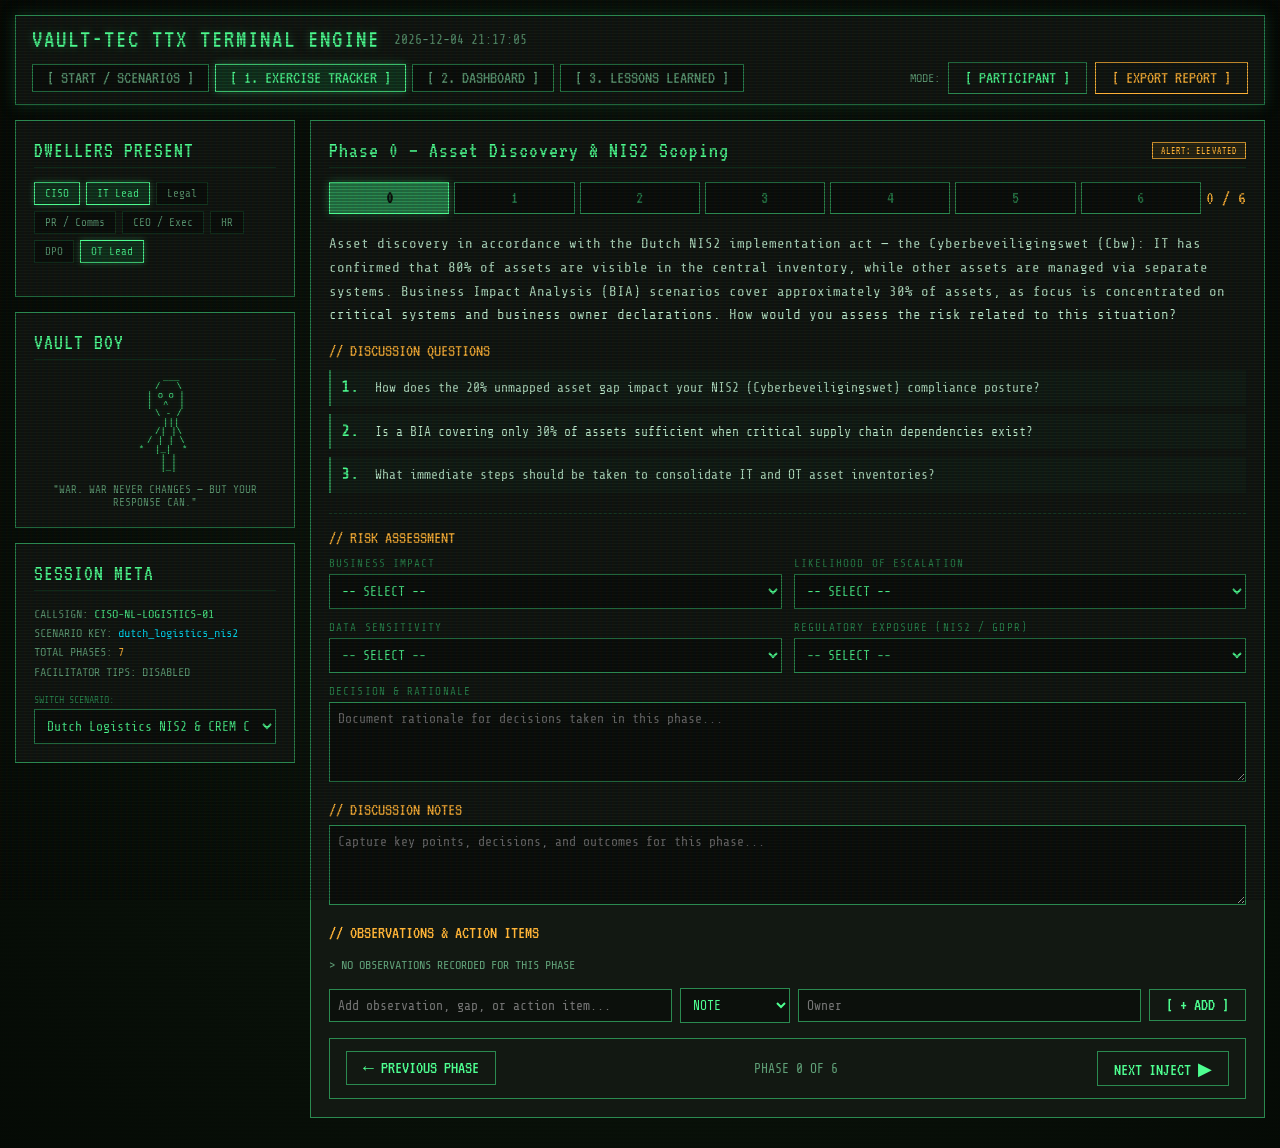
<file: tracker.html>
<!DOCTYPE html>
<html lang="en">
<head>
    <meta charset="UTF-8">
    <meta name="viewport" content="width=device-width, initial-scale=1.0">
    <title>Vault-Tec TTX Terminal — Exercise Tracker Engine</title>
    <link rel="preconnect" href="https://fonts.googleapis.com">
    <link rel="preconnect" href="https://fonts.gstatic.com" crossorigin>
    <link href="https://fonts.googleapis.com/css2?family=Share+Tech+Mono&family=VT323&display=swap" rel="stylesheet">
    <style>
        :root {
            --pb-bg: #0c100c;
            --pb-bg-2: #121812;
            --pb-bg-3: #182218;
            --pb-green: #4eff91;
            --pb-green-dim: #2a8a50;
            --pb-green-dark: #123820;
            --pb-green-glow: rgba(78, 255, 145, 0.35);
            --pb-amber: #ffb437;
            --pb-red: #ff4d4d;
            --pb-cyan: #00e5ff;
            --pb-text: #c0f0d0;
            --pb-text-dim: #60a078;
            --font-mono: 'Share Tech Mono', monospace;
            --font-term: 'VT323', monospace;
        }

        * {
            box-sizing: border-box;
            margin: 0;
            padding: 0;
        }

        body {
            background-color: var(--pb-bg);
            color: var(--pb-green);
            font-family: var(--font-mono);
            min-height: 100vh;
            overflow-x: hidden;
            background-image: 
                radial-gradient(circle at 50% 50%, rgba(20, 45, 20, 0.4), rgba(5, 10, 5, 0.95)),
                linear-gradient(rgba(18, 16, 16, 0) 50%, rgba(0, 0, 0, 0.3) 50%);
            background-size: 100% 100%, 100% 4px;
        }

        body::before {
            content: " ";
            display: block;
            position: fixed;
            top: 0;
            left: 0;
            bottom: 0;
            right: 0;
            background: linear-gradient(rgba(18, 16, 16, 0) 50%, rgba(0, 0, 0, 0.25) 50%), linear-gradient(90deg, rgba(255, 0, 0, 0.03), rgba(0, 255, 0, 0.01), rgba(0, 0, 255, 0.03));
            z-index: 9999;
            background-size: 100% 3px, 6px 100%;
            pointer-events: none;
        }

        .container {
            max-width: 1350px;
            margin: 0 auto;
            padding: 15px;
        }

        .topbar {
            display: flex;
            align-items: center;
            justify-content: space-between;
            padding: 10px 16px;
            border: 1px solid var(--pb-green-dim);
            margin-bottom: 15px;
            background: var(--pb-bg-2);
            box-shadow: 0 0 12px var(--pb-green-dark);
            flex-wrap: wrap;
            gap: 10px;
        }

        .topbar-left {
            display: flex;
            align-items: center;
            gap: 14px;
            flex-wrap: wrap;
        }

        .topbar-title {
            font-family: var(--font-term);
            font-size: 26px;
            color: var(--pb-green);
            letter-spacing: 2px;
            text-shadow: 0 0 8px var(--pb-green-glow);
            text-decoration: none;
        }

        .clock-box {
            font-size: 13px;
            color: var(--pb-text-dim);
        }

        .nav-tabs {
            display: flex;
            gap: 6px;
        }

        .nav-btn {
            background: var(--pb-bg);
            border: 1px solid var(--pb-green-dim);
            color: var(--pb-text-dim);
            font-family: var(--font-term);
            font-size: 18px;
            padding: 4px 14px;
            cursor: pointer;
            text-decoration: none;
            transition: all 0.15s;
        }

        .nav-btn:hover {
            border-color: var(--pb-green);
            color: var(--pb-green);
        }

        .nav-btn.active {
            background: var(--pb-green-dark);
            border-color: var(--pb-green);
            color: var(--pb-green);
            box-shadow: 0 0 8px var(--pb-green-glow);
        }

        .mode-toggle {
            display: flex;
            align-items: center;
            gap: 8px;
            font-size: 12px;
            color: var(--pb-text-dim);
        }

        .pb-btn {
            background: var(--pb-bg-2);
            border: 1px solid var(--pb-green-dim);
            color: var(--pb-green);
            font-family: var(--font-term);
            font-size: 18px;
            padding: 6px 16px;
            cursor: pointer;
            transition: all 0.15s;
            text-transform: uppercase;
        }

        .pb-btn:hover {
            border-color: var(--pb-green);
            background: var(--pb-green-dark);
            box-shadow: 0 0 12px var(--pb-green-glow);
            color: #fff;
        }

        .pb-btn.amber {
            border-color: var(--pb-amber);
            color: var(--pb-amber);
        }

        .pb-btn.amber:hover {
            background: rgba(255,180,55,0.2);
            box-shadow: 0 0 12px rgba(255,180,55,0.4);
        }

        .pb-panel {
            border: 1px solid var(--pb-green-dim);
            background: var(--pb-bg-2);
            padding: 18px;
            margin-bottom: 15px;
            position: relative;
        }

        .pb-panel-title {
            font-family: var(--font-term);
            font-size: 22px;
            color: var(--pb-green);
            border-bottom: 1px solid var(--pb-green-dark);
            padding-bottom: 6px;
            margin-bottom: 14px;
            letter-spacing: 1px;
            display: flex;
            justify-content: space-between;
            align-items: center;
        }

        .pb-badge {
            font-size: 11px;
            padding: 2px 8px;
            border: 1px solid currentColor;
            text-transform: uppercase;
            letter-spacing: 0.1em;
            display: inline-block;
        }

        .pb-badge.green {
            color: var(--pb-green);
            border-color: var(--pb-green-dim);
        }

        .pb-badge.amber {
            color: var(--pb-amber);
            border-color: var(--pb-amber);
            background: rgba(255,180,55,0.1);
        }

        .pb-badge.red {
            color: var(--pb-red);
            border-color: var(--pb-red);
            background: rgba(255,77,77,0.15);
        }

        .tracker-layout {
            display: grid;
            grid-template-columns: 280px 1fr;
            gap: 15px;
        }

        @media (max-width: 850px) {
            .tracker-layout {
                grid-template-columns: 1fr;
            }
        }

        .role-list {
            list-style: none;
            display: flex;
            flex-wrap: wrap;
            gap: 6px;
            margin-bottom: 15px;
        }

        .role-chip {
            font-size: 11px;
            padding: 4px 10px;
            border: 1px solid var(--pb-green-dark);
            background: var(--pb-bg);
            color: var(--pb-text-dim);
            cursor: pointer;
            user-select: none;
            transition: all 0.15s;
        }

        .role-chip.selected {
            border-color: var(--pb-green);
            color: var(--pb-green);
            background: var(--pb-green-dark);
            box-shadow: 0 0 6px var(--pb-green-glow);
        }

        .vault-boy {
            font-family: 'Courier New', monospace;
            font-size: 9px;
            line-height: 1;
            color: var(--pb-green);
            white-space: pre;
            margin: 10px auto;
            text-shadow: 0 0 4px var(--pb-green-glow);
            text-align: center;
            display: block;
        }

        .phase-progress {
            display: flex;
            gap: 5px;
            align-items: center;
            margin: 12px 0 18px 0;
            flex-wrap: wrap;
        }

        .phase-pip {
            flex: 1;
            min-width: 32px;
            height: 32px;
            border: 1px solid var(--pb-green-dim);
            background: var(--pb-bg);
            cursor: pointer;
            transition: all 0.15s;
            font-family: var(--font-term);
            font-size: 18px;
            color: var(--pb-green-dim);
            display: flex;
            align-items: center;
            justify-content: center;
        }

        .phase-pip:hover {
            border-color: var(--pb-green);
            color: var(--pb-green);
        }

        .phase-pip.done {
            background: var(--pb-green-dark);
            color: var(--pb-green);
            border-color: var(--pb-green-dim);
        }

        .phase-pip.current {
            background: var(--pb-green-dim);
            color: var(--pb-bg);
            border-color: var(--pb-green);
            box-shadow: 0 0 10px var(--pb-green-glow);
            font-weight: bold;
        }

        .phase-step-counter {
            font-family: var(--font-term);
            font-size: 20px;
            color: var(--pb-amber);
            margin-left: auto;
        }

        .inject-body {
            font-family: var(--font-mono);
            font-size: 14px;
            line-height: 1.7;
            color: var(--pb-text);
            white-space: pre-wrap;
        }

        .facilitator-box {
            border: 1px dashed var(--pb-amber);
            padding: 12px;
            margin-top: 12px;
            color: var(--pb-amber);
            font-size: 13px;
            line-height: 1.5;
            background: rgba(255,180,55,0.06);
        }

        .facilitator-box::before {
            content: '>> FACILITATOR EYES ONLY <<';
            display: block;
            font-size: 11px;
            letter-spacing: 0.2em;
            margin-bottom: 6px;
            font-weight: bold;
        }

        .q-list {
            display: flex;
            flex-direction: column;
            gap: 8px;
            margin-top: 10px;
        }

        .q-item {
            display: flex;
            gap: 10px;
            padding: 8px 10px;
            border-left: 2px solid var(--pb-green-dim);
            background: rgba(78,255,145,0.03);
        }

        .q-num {
            color: var(--pb-green);
            min-width: 24px;
            font-weight: bold;
        }

        .q-text {
            color: var(--pb-text);
            line-height: 1.5;
            font-size: 13px;
        }

        .risk-grid {
            display: grid;
            grid-template-columns: 1fr 1fr;
            gap: 12px;
            margin-bottom: 12px;
        }

        @media (max-width: 600px) {
            .risk-grid {
                grid-template-columns: 1fr;
            }
        }

        .risk-field label {
            display: block;
            font-size: 11px;
            color: var(--pb-green-dim);
            text-transform: uppercase;
            letter-spacing: 0.1em;
            margin-bottom: 4px;
        }

        .pb-select, .pb-input, .pb-textarea {
            width: 100%;
            background: var(--pb-bg);
            border: 1px solid var(--pb-green-dim);
            color: var(--pb-green);
            font-family: var(--font-mono);
            font-size: 13px;
            padding: 8px;
            outline: none;
        }

        .pb-select:focus, .pb-input:focus, .pb-textarea:focus {
            border-color: var(--pb-green);
            box-shadow: 0 0 8px var(--pb-green-glow);
        }

        .pb-textarea {
            min-height: 80px;
            resize: vertical;
        }

        .obs-list {
            display: flex;
            flex-direction: column;
            gap: 6px;
            margin: 12px 0;
        }

        .obs-item {
            display: flex;
            gap: 10px;
            padding: 8px 10px;
            border: 1px solid var(--pb-green-dark);
            background: var(--pb-bg);
            align-items: center;
        }

        .obs-item-text {
            flex: 1;
            color: var(--pb-text);
            font-size: 13px;
        }

        .obs-type-badge {
            font-size: 10px;
            padding: 1px 8px;
            border: 1px solid currentColor;
            text-transform: uppercase;
            letter-spacing: 0.15em;
        }

        .obs-gap {
            color: var(--pb-red);
            border-color: var(--pb-red);
        }

        .obs-action {
            color: var(--pb-amber);
            border-color: var(--pb-amber);
        }

        .obs-strength {
            color: var(--pb-green);
            border-color: var(--pb-green);
        }

        .obs-note {
            color: var(--pb-text-dim);
            border-color: var(--pb-green-dim);
        }

        .obs-del {
            color: var(--pb-red);
            cursor: pointer;
            padding: 0 6px;
            font-weight: bold;
        }

        .obs-del:hover {
            background: var(--pb-red);
            color: var(--pb-bg);
        }

        .obs-add-row {
            display: flex;
            gap: 8px;
            flex-wrap: wrap;
            align-items: center;
            margin-top: 10px;
        }

        .obs-add-row input {
            flex: 1;
            min-width: 180px;
        }

        .footer {
            display: flex;
            justify-content: space-between;
            align-items: center;
            padding: 12px 16px;
            border: 1px solid var(--pb-green-dim);
            background: var(--pb-bg-2);
            margin-top: 15px;
            flex-wrap: wrap;
            gap: 10px;
        }
    </style>
</head>
<body>

<div class="container">
    <header class="topbar">
        <div class="topbar-left">
            <a href="index.html" class="topbar-title">VAULT-TEC TTX TERMINAL ENGINE</a>
            <span class="clock-box" id="clockBox">2026-09-24 00:00:00</span>
        </div>

        <div class="nav-tabs">
            <a href="index.html" class="nav-btn">[ START / SCENARIOS ]</a>
            <a href="tracker.html" class="nav-btn active">[ 1. EXERCISE TRACKER ]</a>
            <a href="dashboard.html" class="nav-btn">[ 2. DASHBOARD ]</a>
            <a href="lessons-learned.html" class="nav-btn">[ 3. LESSONS LEARNED ]</a>
        </div>

        <div class="mode-toggle">
            <span>MODE:</span>
            <button class="pb-btn" id="btn-mode" onclick="toggleMode()">[ PARTICIPANT ]</button>
            <button class="pb-btn amber" onclick="exportReport()">[ EXPORT REPORT ]</button>
        </div>
    </header>

    <div id="view-tracker">
        <div class="tracker-layout">
            <div>
                <div class="pb-panel">
                    <div class="pb-panel-title">DWELLERS PRESENT</div>
                    <div class="role-list" id="roleList">
                        <div class="role-chip selected" onclick="toggleRole(this)">CISO</div>
                        <div class="role-chip selected" onclick="toggleRole(this)">IT Lead</div>
                        <div class="role-chip" onclick="toggleRole(this)">Legal</div>
                        <div class="role-chip" onclick="toggleRole(this)">PR / Comms</div>
                        <div class="role-chip" onclick="toggleRole(this)">CEO / Exec</div>
                        <div class="role-chip" onclick="toggleRole(this)">HR</div>
                        <div class="role-chip" onclick="toggleRole(this)">DPO</div>
                        <div class="role-chip selected" onclick="toggleRole(this)">OT Lead</div>
                    </div>
                </div>

                <div class="pb-panel">
                    <div class="pb-panel-title">VAULT BOY</div>
                    <div class="vault-boy">      ___
     /   \
    | o o |
    |  ^  |
     \ - /
      |||
     /| |\
    / | | \
   *  |_|  *
     | |
     |_|</div>
                    <div style="text-align: center; font-size: 11px; color: var(--pb-text-dim); margin-top: 8px;">
                        "WAR. WAR NEVER CHANGES — BUT YOUR RESPONSE CAN."
                    </div>
                </div>

                <div class="pb-panel">
                    <div class="pb-panel-title">SESSION META</div>
                    <div style="font-size: 12px; color: var(--pb-text-dim); line-height: 1.6;">
                        <div>CALLSIGN: <span id="metaCallsign" style="color: var(--pb-green);">CISO-NL-LOGISTICS-01</span></div>
                        <div>SCENARIO KEY: <span id="metaScenarioKey" style="color: var(--pb-cyan);">dutch_logistics_nis2</span></div>
                        <div>TOTAL PHASES: <span id="metaPhaseCount" style="color: var(--pb-amber);">7</span></div>
                        <div>FACILITATOR TIPS: <span id="metaFacilitatorStatus" style="color: var(--pb-text-dim);">DISABLED</span></div>
                    </div>
                    <div style="margin-top: 12px;">
                        <label style="font-size: 10px; color: var(--pb-green-dim); display: block; margin-bottom: 4px;">SWITCH SCENARIO:</label>
                        <select id="scenarioSelector" class="pb-select" onchange="switchScenarioFromSelector(this.value)">
                            <option value="dutch_logistics_nis2">Dutch Logistics NIS2 & CREM Challenge (7 Phases)</option>
                            <option value="specter_ransomware">Specter Ransomware Outage (7 Phases)</option>
                            <option value="data_breach">Data Breach & Exfiltration via API (6 Phases)</option>
                        </select>
                    </div>
                </div>
            </div>

            <div>
                <div class="pb-panel">
                    <div class="pb-panel-title">
                        <span id="activePhaseTitle">Phase 0 — Preliminary Event</span>
                        <span id="activePhaseBadge" class="pb-badge amber">ALERT: ELEVATED</span>
                    </div>

                    <div class="phase-progress" id="phaseProgressPips"></div>

                    <div class="inject-card">
                        <div class="inject-body" id="injectBodyText">Loading scenario inject...</div>
                        
                        <div class="facilitator-box" id="facilitatorBox" style="display: none;">
                            <span id="facilitatorTipText">Facilitator tip text...</span>
                        </div>
                    </div>

                    <div style="margin-top: 15px;">
                        <div style="font-family: var(--font-term); font-size: 18px; color: var(--pb-amber);">// DISCUSSION QUESTIONS</div>
                        <div class="q-list" id="questionsListContainer"></div>
                    </div>

                    <div style="margin-top: 20px; border-top: 1px dashed var(--pb-green-dark); padding-top: 15px;">
                        <div style="font-family: var(--font-term); font-size: 18px; color: var(--pb-amber); margin-bottom: 10px;">// RISK ASSESSMENT</div>
                        <div class="risk-grid">
                            <div class="risk-field">
                                <label>BUSINESS IMPACT</label>
                                <select id="riskImpact" class="pb-select" onchange="saveCurrentPhaseForm()">
                                    <option value="">-- SELECT --</option>
                                    <option value="LOW">LOW</option>
                                    <option value="MEDIUM">MEDIUM</option>
                                    <option value="HIGH">HIGH</option>
                                    <option value="CRITICAL">CRITICAL</option>
                                </select>
                            </div>
                            <div class="risk-field">
                                <label>LIKELIHOOD OF ESCALATION</label>
                                <select id="riskLikelihood" class="pb-select" onchange="saveCurrentPhaseForm()">
                                    <option value="">-- SELECT --</option>
                                    <option value="UNLIKELY">UNLIKELY</option>
                                    <option value="POSSIBLE">POSSIBLE</option>
                                    <option value="LIKELY">LIKELY</option>
                                    <option value="CERTAIN">CERTAIN</option>
                                </select>
                            </div>
                            <div class="risk-field">
                                <label>DATA SENSITIVITY</label>
                                <select id="riskData" class="pb-select" onchange="saveCurrentPhaseForm()">
                                    <option value="">-- SELECT --</option>
                                    <option value="PUBLIC">PUBLIC</option>
                                    <option value="INTERNAL">INTERNAL</option>
                                    <option value="CONFIDENTIAL">CONFIDENTIAL</option>
                                    <option value="RESTRICTED">RESTRICTED / OT CRITICAL</option>
                                </select>
                            </div>
                            <div class="risk-field">
                                <label>REGULATORY EXPOSURE (NIS2 / GDPR)</label>
                                <select id="riskRegulatory" class="pb-select" onchange="saveCurrentPhaseForm()">
                                    <option value="">-- SELECT --</option>
                                    <option value="NONE">NONE</option>
                                    <option value="MODERATE">MODERATE REPORTING</option>
                                    <option value="MANDATORY_24H">NIS2 MANDATORY 24H NOTIFICATION</option>
                                    <option value="SEVERE_FINES">SEVERE FINES (€10M / 2% TURNOVER)</option>
                                </select>
                            </div>
                        </div>

                        <div class="risk-field">
                            <label>DECISION & RATIONALE</label>
                            <textarea id="riskRationale" class="pb-textarea" placeholder="Document rationale for decisions taken in this phase..." onchange="saveCurrentPhaseForm()"></textarea>
                        </div>
                    </div>

                    <div style="margin-top: 15px;">
                        <div style="font-family: var(--font-term); font-size: 18px; color: var(--pb-amber); margin-bottom: 6px;">// DISCUSSION NOTES</div>
                        <textarea id="phaseNotes" class="pb-textarea" placeholder="Capture key points, decisions, and outcomes for this phase..." onchange="saveCurrentPhaseForm()"></textarea>
                    </div>

                    <div style="margin-top: 15px;">
                        <div style="font-family: var(--font-term); font-size: 18px; color: var(--pb-amber); margin-bottom: 6px;">// OBSERVATIONS & ACTION ITEMS</div>
                        
                        <div id="obsListContainer" class="obs-list"></div>

                        <div class="obs-add-row">
                            <input type="text" id="obsInputText" class="pb-input" placeholder="Add observation, gap, or action item...">
                            <select id="obsTypeSelect" class="pb-select" style="width: 110px;">
                                <option value="note">NOTE</option>
                                <option value="gap">GAP</option>
                                <option value="action">ACTION</option>
                                <option value="strength">STRENGTH</option>
                            </select>
                            <input type="text" id="obsOwnerInput" class="pb-input" placeholder="Owner" style="width: 120px;">
                            <button class="pb-btn" onclick="addObservation()">[ + ADD ]</button>
                        </div>
                    </div>

                    <div class="footer">
                        <button class="pb-btn" id="btnPrevPhase" onclick="changePhase(-1)">&larr; PREVIOUS PHASE</button>
                        <span id="footerPhaseStatus" style="font-size: 13px; color: var(--pb-text-dim);">PHASE 0 OF 6</span>
                        <button class="pb-btn primary" id="btnNextPhase" onclick="changePhase(1)">NEXT INJECT &rarr;</button>
                    </div>
                </div>
            </div>
        </div>
    </div>
</div>

<script>
/* Centralny magazyn danych localStorage dla aplikacji TTX */
const TTXStore = {
    KEY: 'VAULT_TEC_TTX_STATE_V1',

    get: function() {
        var raw = localStorage.getItem(this.KEY);
        if (!raw) return this.init();
        try {
            return JSON.parse(raw);
        } catch (e) {
            console.error('Błąd odczytu localStorage:', e);
            return this.init();
        }
    },

    init: function() {
        var defaultState = {
            participantId: 'CISO-NL-LOGISTICS-01',
            activeScenario: 'dutch_logistics_nis2',
            currentPhase: 0,
            forms: {},
            observations: []
        };
        this.save(defaultState);
        return defaultState;
    },

    save: function(state) {
        localStorage.setItem(this.KEY, JSON.stringify(state));
    },

    saveField: function(scenarioKey, phaseIdx, field, value) {
        var state = this.get();
        var formKey = scenarioKey + '_' + phaseIdx;
        if (!state.forms[formKey]) {
            state.forms[formKey] = { impact: '', likelihood: '', data: '', reg: '', rationale: '', notes: '' };
        }
        state.forms[formKey][field] = value;
        this.save(state);
    },

    addObservation: function(scenarioKey, phaseIdx, text, type, owner) {
        var state = this.get();
        var newObs = {
            id: Date.now(),
            scenarioKey: scenarioKey,
            phaseIdx: phaseIdx,
            text: text,
            type: type,
            owner: owner || 'UNASSIGNED',
            timestamp: new Date().toLocaleTimeString().slice(0, 5)
        };
        state.observations.push(newObs);
        this.save(state);
        return newObs;
    },

    removeObservation: function(id) {
        var state = this.get();
        state.observations = state.observations.filter(function(o) {
            return o.id !== id;
        });
        this.save(state);
    },

    reset: function() {
        localStorage.removeItem(this.KEY);
        return this.init();
    }
};

var isFacilitatorMode = false;
var selectedScenarioKey = 'dutch_logistics_nis2';
var currentPhaseIdx = 0;

var SCENARIOS = {
    dutch_logistics_nis2: {
        title: 'Dutch Supply Chain & Logistics — NIS2 Risk Exposure & CREM Challenge',
        targetAudience: 'CISO / Risk Board / VP Infrastructure',
        description: 'Full 7-phase strategic exercise simulating NIS2 asset scoping, vulnerability exposure, IT/OT lateral movement, ransomware encryption, regulatory reporting under Cyberbeveiligingswet (Cbw), and post-incident risk assessment.',
        phases: [
            {
                title: 'Phase 0 — Asset Discovery & NIS2 Scoping',
                severity: 'amber',
                sevLabel: 'ALERT: ELEVATED',
                inject: 'Asset discovery in accordance with the Dutch NIS2 implementation act — the Cyberbeveiligingswet (Cbw): IT has confirmed that 80% of assets are visible in the central inventory, while other assets are managed via separate systems. Business Impact Analysis (BIA) scenarios cover approximately 30% of assets, as focus is concentrated on critical systems and business owner declarations. How would you assess the risk related to this situation?',
                tip: 'Encourage participants to evaluate hidden assets outside central IT inventories and the risks of partial BIA coverage under Cyberbeveiligingswet (Cbw) compliance requirements.',
                questions: [
                    'How does the 20% unmapped asset gap impact your NIS2 (Cyberbeveiligingswet) compliance posture?',
                    'Is a BIA covering only 30% of assets sufficient when critical supply chain dependencies exist?',
                    'What immediate steps should be taken to consolidate IT and OT asset inventories?'
                ]
            },
            {
                title: 'Phase 1 — Vulnerability Disclosure & Exposure',
                severity: 'amber',
                sevLabel: 'ALERT: ELEVATED',
                inject: 'Your team is notified of CVE-2025-55182 (CVSS 10.0), associated with the Specter ransomware family. The last vulnerability scan for critical systems ran one week ago, and the next scheduled scan is in 3 weeks. The last scan showed no such vulnerabilities on assets in scope. How would you assess the risk related to this situation?',
                tip: 'Discuss the illusion of security created by point-in-time scanning versus real-time, continuous threat exposure management.',
                questions: [
                    'Does a clean scan result from a week ago guarantee safety against zero-day or newly disclosed CVEs?',
                    'Should you execute an emergency out-of-band vulnerability scan across all assets immediately?',
                    'How do you handle assets not covered by the 30% BIA scope when a CVSS 10.0 vulnerability emerges?'
                ]
            },
            {
                title: 'Phase 2 — Active Outage & Domain Controller Compromise',
                severity: 'red',
                sevLabel: 'CRITICAL: RED',
                inject: 'Two weeks have passed since the CVE disclosure. The Helpdesk is flooded with calls — users cannot log in. An administrator checks the Domain Controller and finds that all files have been modified with the extension ".lockedbyspecter".',
                tip: 'Focus on crisis communication, active incident response protocol activation, and Domain Controller containment.',
                questions: [
                    'What are the immediate containment actions upon discovering Domain Controller encryption?',
                    'Who needs to be notified within the first 30 minutes (C-level, Incident Response Team, Legal)?',
                    'How do you maintain operational communication if primary IT channels (Active Directory/Email) are compromised?'
                ]
            },
            {
                title: 'Phase 3 — Patient Zero & OT Crane Terminal Pivot',
                severity: 'red',
                sevLabel: 'CRITICAL: RED',
                inject: 'After investigation, the SOC identified the likely Patient Zero: a Client Service Desk operator workstation with access to a minor server containing the order registry. Threat actors leveraged an unmapped secondary NIC on operator console OS-04, pivoting from IT domain controllers into OT crane control systems at the port terminal.',
                tip: 'Highlight how unmapped secondary network cards (dual-homed consoles) bridge IT and OT segments, bypassing air-gaps.',
                questions: [
                    'How do you verify whether OT network isolation is intact when dual-homed systems exist?',
                    'What physical safety measures must be enacted before attempting to isolate OT crane control systems?',
                    'Why was the secondary NIC missing from the central 80% asset inventory?'
                ]
            },
            {
                title: 'Phase 4 — Regulatory Clock, Extortion & Supply Chain Paralysis',
                severity: 'red',
                sevLabel: 'ALERT: SEVERE CRITICAL',
                inject: 'The clock is ticking on the mandatory 24-hour Meldplicht notification to NCSC-NL under NIS2 (Cyberbeveiligingswet). Backup catalogs on cloud storage accounts are locked. Logistics hub queues are backed up 15 km onto highways. Specter ransomware operators demand 100 BTC. Estimated operational outage losses reach €15,000,000 per day. The Executive Board convenes an emergency session.',
                tip: 'Deliberate on mandatory 24h regulatory reporting deadlines, ransom payment policy under Dutch law, and operational loss mitigation.',
                questions: [
                    'What minimum information must be included in the initial 24-hour Meldplicht submission to NCSC-NL?',
                    'What is your organization\'s stance on paying a 100 BTC ransom versus prolonged port terminal paralysis?',
                    'How do you manage emergency communications with logistics partners and transport authorities?'
                ]
            },
            {
                title: 'Phase 5 — Regulatory Claims & Public Data Leakage',
                severity: 'amber',
                sevLabel: 'ALERT: ELEVATED',
                inject: 'Two weeks after the incident, your company is receiving legal claims regarding data processing in violation of binding laws (GDPR / Cyberbeveiligingswet). Media outlets publish news reports concerning a massive customer and partner data breach. How does this situation impact the company?',
                tip: 'Discuss legal liability, regulatory fines (GDPR 4% / NIS2 €10M), reputational damage, and PR response strategy.',
                questions: [
                    'How do you coordinate legal defense against data privacy claims following exfiltration?',
                    'What public relations strategy should be deployed to address media reports of exfiltrated data?',
                    'How does the CISO demonstrate "Zorgplicht" (Due Care) under Cyberbeveiligingswet during regulatory audit investigations?'
                ]
            },
            {
                title: 'Phase 6 — Post-Incident & Final Risk Assessment',
                severity: 'green',
                sevLabel: 'STATUS: COMPLETE',
                inject: 'All incidents have been contained. IT confirms an updated asset inventory now covering 90% of assets; however, OT assets remain managed in a separate inventory. How would you assess the final residual risk?',
                tip: 'Analyze remaining gaps: 10% unmapped IT assets and unintegrated OT inventory continue to pose systemic supply chain risks.',
                questions: [
                    'Is a 90% IT asset coverage sufficient to prevent similar lateral movement attacks in the future?',
                    'Why does maintaining a separate OT inventory perpetuate risk, and how can IT/OT visibility be unified?',
                    'What strategic roadmap initiatives (e.g., continuous automated CREM) are necessary to satisfy NIS2 Zorgplicht?'
                ]
            }
        ]
    },
    specter_ransomware: {
        title: 'Specter Ransomware Outage',
        targetAudience: 'SOC / Incident Responders',
        description: 'Technical 7-phase tabletop exercise focusing on rapid ransomware outbreak and domain controller recovery.',
        phases: [
            { title: 'Phase 0 — Preliminary Event', severity: 'amber', sevLabel: 'ALERT: ELEVATED', inject: 'CVE-2025-55182 vulnerability disclosed.', tip: 'Check scan scope.', questions: ['Are scans up to date?'] },
            { title: 'Phase 1 — Main Event', severity: 'red', sevLabel: 'CRITICAL: RED', inject: 'Domain Controllers encrypted with .lockedbyspecter.', tip: 'Execute DC isolation.', questions: ['Who is notified first?'] },
            { title: 'Phase 2 — Escalation', severity: 'red', sevLabel: 'CRITICAL: RED', inject: 'Lateral movement detected on secondary VLANs.', tip: 'Isolate subnets.', questions: ['How do you cut VLAN bridges?'] },
            { title: 'Phase 3 — Backup Destruction', severity: 'red', sevLabel: 'ALERT: SEVERE CRITICAL', inject: 'Online backup catalogs erased.', tip: 'Locate tape backups.', questions: ['Where are offline tapes stored?'] },
            { title: 'Phase 4 — Extortion', severity: 'red', sevLabel: 'ALERT: CRITICAL', inject: 'Ransom note demands 50 BTC.', tip: 'Consult Legal.', questions: ['What is executive stance on ransom?'] },
            { title: 'Phase 5 — Remediation', severity: 'amber', sevLabel: 'ALERT: ELEVATED', inject: 'Rebuilding core AD forest from gold images.', tip: 'Verify trust relationships.', questions: ['How do you verify domain trust?'] },
            { title: 'Phase 6 — Post-Mortem', severity: 'green', sevLabel: 'STATUS: COMPLETE', inject: 'Lessons learned and security upgrades.', tip: 'Finalize report.', questions: ['What permanent architecture changes are needed?'] }
        ]
    },
    data_breach: {
        title: 'Data Breach & Exfiltration via API',
        targetAudience: 'DPO / Cloud Engineers',
        description: 'Focuses on API token theft, customer PII data exfiltration, and 72h GDPR reporting.',
        phases: [
            { title: 'Phase 0 — Preliminary Event', severity: 'amber', sevLabel: 'ALERT: ELEVATED', inject: 'SOC detects 500GB outbound data transfer from API service account.', tip: 'Check API tokens.', questions: ['Who revokes cloud tokens?'] },
            { title: 'Phase 1 — Main Event', severity: 'red', sevLabel: 'CRITICAL: RED', inject: 'Exfiltrated data includes 450k customer passport scans. GDPR clock active.', tip: 'Notify DPA.', questions: ['What is the threshold for DPA reporting?'] },
            { title: 'Phase 2 — Containment', severity: 'red', sevLabel: 'CRITICAL: RED', inject: 'API tokens rotated. Verifying C2 backdoors.', tip: 'Revoke IAM roles.', questions: ['How do you verify no secondary token exists?'] },
            { title: 'Phase 3 — Notification', severity: 'amber', sevLabel: 'ALERT: ELEVATED', inject: 'Submitting 72h report to Data Protection Authority.', tip: 'Coordinate PR & Legal.', questions: ['What details are included in the 72h filing?'] },
            { title: 'Phase 4 — Remediation', severity: 'amber', sevLabel: 'ALERT: ELEVATED', inject: 'Hardening API gateways with mTLS.', tip: 'Audit IAM policies.', questions: ['How do you enforce least privilege access?'] },
            { title: 'Phase 5 — Post-Mortem', severity: 'green', sevLabel: 'STATUS: COMPLETE', inject: 'Final report submitted to Board.', tip: 'Review lessons learned.', questions: ['What permanent changes will prevent API exfiltration?'] }
        ]
    }
};

function switchScenarioFromSelector(key) {
    saveCurrentPhaseForm();
    selectedScenarioKey = key;
    currentPhaseIdx = 0;
    
    var state = TTXStore.get();
    state.activeScenario = key;
    state.currentPhase = 0;
    TTXStore.save(state);

    document.getElementById('metaScenarioKey').innerText = key;
    document.getElementById('metaPhaseCount').innerText = SCENARIOS[key].phases.length;
    renderPhasePips();
    loadCurrentPhaseData();
}

function renderPhasePips() {
    var sc = SCENARIOS[selectedScenarioKey];
    var container = document.getElementById('phaseProgressPips');
    container.innerHTML = '';

    sc.phases.forEach(function(p, idx) {
        var pip = document.createElement('div');
        pip.className = 'phase-pip ' + (idx === currentPhaseIdx ? 'current' : (idx < currentPhaseIdx ? 'done' : ''));
        pip.innerText = idx;
        pip.title = p.title;
        pip.onclick = function() { jumpToPhase(idx); };
        container.appendChild(pip);
    });

    var counter = document.createElement('span');
    counter.className = 'phase-step-counter';
    counter.innerText = currentPhaseIdx + ' / ' + (sc.phases.length - 1);
    container.appendChild(counter);
}

function jumpToPhase(idx) {
    saveCurrentPhaseForm();
    currentPhaseIdx = idx;
    
    var state = TTXStore.get();
    state.currentPhase = idx;
    TTXStore.save(state);

    renderPhasePips();
    loadCurrentPhaseData();
}

function changePhase(delta) {
    saveCurrentPhaseForm();
    var sc = SCENARIOS[selectedScenarioKey];
    var newIdx = currentPhaseIdx + delta;
    if (newIdx >= 0 && newIdx < sc.phases.length) {
        currentPhaseIdx = newIdx;
        
        var state = TTXStore.get();
        state.currentPhase = newIdx;
        TTXStore.save(state);

        renderPhasePips();
        loadCurrentPhaseData();
    }
}

function loadCurrentPhaseData() {
    var sc = SCENARIOS[selectedScenarioKey];
    var p = sc.phases[currentPhaseIdx];

    document.getElementById('activePhaseTitle').innerText = p.title;
    
    var badgeEl = document.getElementById('activePhaseBadge');
    badgeEl.innerText = p.sevLabel;
    badgeEl.className = 'pb-badge ' + p.severity;

    document.getElementById('injectBodyText').innerText = p.inject;
    document.getElementById('facilitatorTipText').innerText = p.tip;
    document.getElementById('facilitatorBox').style.display = isFacilitatorMode ? 'block' : 'none';

    var qContainer = document.getElementById('questionsListContainer');
    qContainer.innerHTML = '';
    p.questions.forEach(function(q, i) {
        var item = document.createElement('div');
        item.className = 'q-item';
        item.innerHTML = '<span class="q-num">' + (i + 1) + '.</span><span class="q-text">' + q + '</span>';
        qContainer.appendChild(item);
    });

    var state = TTXStore.get();
    var formKey = selectedScenarioKey + '_' + currentPhaseIdx;
    var saved = (state.forms && state.forms[formKey]) ? state.forms[formKey] : {};

    document.getElementById('riskImpact').value = saved.impact || '';
    document.getElementById('riskLikelihood').value = saved.likelihood || '';
    document.getElementById('riskData').value = saved.data || '';
    document.getElementById('riskRegulatory').value = saved.reg || '';
    document.getElementById('riskRationale').value = saved.rationale || '';
    document.getElementById('phaseNotes').value = saved.notes || '';

    renderObservations();

    document.getElementById('btnPrevPhase').disabled = (currentPhaseIdx === 0);
    document.getElementById('btnNextPhase').innerText = (currentPhaseIdx === sc.phases.length - 1) ? 'FINISH EXERCISE ▶' : 'NEXT INJECT ▶';
    document.getElementById('footerPhaseStatus').innerText = 'PHASE ' + currentPhaseIdx + ' OF ' + (sc.phases.length - 1);
}

function saveCurrentPhaseForm() {
    TTXStore.saveField(selectedScenarioKey, currentPhaseIdx, 'impact', document.getElementById('riskImpact').value);
    TTXStore.saveField(selectedScenarioKey, currentPhaseIdx, 'likelihood', document.getElementById('riskLikelihood').value);
    TTXStore.saveField(selectedScenarioKey, currentPhaseIdx, 'data', document.getElementById('riskData').value);
    TTXStore.saveField(selectedScenarioKey, currentPhaseIdx, 'reg', document.getElementById('riskRegulatory').value);
    TTXStore.saveField(selectedScenarioKey, currentPhaseIdx, 'rationale', document.getElementById('riskRationale').value);
    TTXStore.saveField(selectedScenarioKey, currentPhaseIdx, 'notes', document.getElementById('phaseNotes').value);
}

function addObservation() {
    var textInp = document.getElementById('obsInputText');
    var typeSel = document.getElementById('obsTypeSelect');
    var ownerInp = document.getElementById('obsOwnerInput');

    var text = textInp.value.trim();
    if (!text) return;

    TTXStore.addObservation(selectedScenarioKey, currentPhaseIdx, text, typeSel.value, ownerInp.value.trim());

    textInp.value = '';
    ownerInp.value = '';

    renderObservations();
}

function deleteObservation(id) {
    TTXStore.removeObservation(id);
    renderObservations();
}

function renderObservations() {
    var container = document.getElementById('obsListContainer');
    container.innerHTML = '';

    var state = TTXStore.get();
    var currentObs = (state.observations || []).filter(function(o) {
        return o.scenarioKey === selectedScenarioKey && o.phaseIdx === currentPhaseIdx;
    });

    if (currentObs.length === 0) {
        container.innerHTML = '<div style="font-size: 12px; color: var(--pb-text-dim); padding: 4px 0;">> NO OBSERVATIONS RECORDED FOR THIS PHASE</div>';
        return;
    }

    currentObs.forEach(function(o) {
        var item = document.createElement('div');
        item.className = 'obs-item';
        
        var badgeClass = 'obs-' + o.type;
        item.innerHTML = '<span class="obs-type-badge ' + badgeClass + '">' + o.type + '</span>' +
            '<span class="obs-item-text">' + o.text + ' <span style="color: var(--pb-text-dim); font-size: 11px;">— ' + o.owner + '</span></span>' +
            '<span class="obs-del" onclick="deleteObservation(' + o.id + ')">[X]</span>';
        container.appendChild(item);
    });
}

function toggleRole(chip) { chip.classList.toggle('selected'); }

function toggleMode() {
    isFacilitatorMode = !isFacilitatorMode;
    var btn = document.getElementById('btn-mode');
    btn.innerText = isFacilitatorMode ? '[ FACILITATOR ]' : '[ PARTICIPANT ]';
    btn.className = isFacilitatorMode ? 'pb-btn amber' : 'pb-btn';
    
    document.getElementById('metaFacilitatorStatus').innerText = isFacilitatorMode ? 'ENABLED' : 'DISABLED';
    document.getElementById('metaFacilitatorStatus').style.color = isFacilitatorMode ? 'var(--pb-amber)' : 'var(--pb-text-dim)';
    document.getElementById('facilitatorBox').style.display = isFacilitatorMode ? 'block' : 'none';
}

function exportReport() {
    saveCurrentPhaseForm();
    var sc = SCENARIOS[selectedScenarioKey];
    var state = TTXStore.get();
    var lines = [];

    lines.push('================================================================');
    lines.push('  TABLETOP EXERCISE REPORT — ' + sc.title.toUpperCase());
    lines.push('  VAULT-TEC TTX TERMINAL · PARTICIPANT: ' + (state.participantId || 'CISO-NL-LOGISTICS-01'));
    lines.push('  TIMESTAMP: ' + (new Date().toLocaleString()));
    lines.push('================================================================\n');

    sc.phases.forEach(function(p, idx) {
        var formKey = selectedScenarioKey + '_' + idx;
        var f = (state.forms && state.forms[formKey]) ? state.forms[formKey] : {};

        lines.push('--- ' + p.title.toUpperCase() + ' ---');
        lines.push('SEVERITY: ' + p.sevLabel);
        if (f.impact) lines.push('BUSINESS IMPACT: ' + f.impact);
        if (f.likelihood) lines.push('LIKELIHOOD: ' + f.likelihood);
        if (f.data) lines.push('DATA SENSITIVITY: ' + f.data);
        if (f.reg) lines.push('REGULATORY EXPOSURE: ' + f.reg);
        if (f.rationale) lines.push('RATIONALE: ' + f.rationale);
        if (f.notes) lines.push('DISCUSSION NOTES: ' + f.notes);
        lines.push('');
    });

    lines.push('\n================================================================');
    lines.push('  LOGGED OBSERVATIONS & ACTION ITEMS');
    lines.push('================================================================');
    
    var obs = (state.observations || []).filter(function(o) {
        return o.scenarioKey === selectedScenarioKey;
    });
    if (obs.length === 0) {
        lines.push('No observations recorded.');
    } else {
        obs.forEach(function(o) {
            lines.push('[' + o.type.toUpperCase() + '] (Phase ' + o.phaseIdx + ') ' + o.text + ' — Owner: ' + o.owner);
        });
    }

    var blob = new Blob([lines.join('\n')], { type: 'text/plain;charset=utf-8' });
    var url = URL.createObjectURL(blob);
    var a = document.createElement('a');
    a.href = url;
    a.download = 'ttx-report-' + selectedScenarioKey + '-' + Date.now() + '.txt';
    a.click();
    URL.revokeObjectURL(url);
}

function tickClock() {
    var d = new Date();
    var clock = document.getElementById('clockBox');
    if (clock) {
        clock.innerText = d.toISOString().replace('T', ' ').slice(0, 19);
    }
}

window.addEventListener('load', function() {
    tickClock();
    setInterval(tickClock, 1000);

    var urlParams = new URLSearchParams(window.location.search);
    var scenarioParam = urlParams.get('scenario');

    var state = TTXStore.get();

    if (scenarioParam && SCENARIOS[scenarioParam]) {
        selectedScenarioKey = scenarioParam;
        state.activeScenario = scenarioParam;
        state.currentPhase = 0;
        TTXStore.save(state);
    } else {
        selectedScenarioKey = state.activeScenario || 'dutch_logistics_nis2';
    }

    currentPhaseIdx = state.currentPhase || 0;

    document.getElementById('scenarioSelector').value = selectedScenarioKey;
    document.getElementById('metaCallsign').innerText = state.participantId || 'CISO-NL-LOGISTICS-01';
    document.getElementById('metaScenarioKey').innerText = selectedScenarioKey;
    document.getElementById('metaPhaseCount').innerText = SCENARIOS[selectedScenarioKey].phases.length;

    renderPhasePips();
    loadCurrentPhaseData();
});
</script>
</body>
</html>
</file>
<file: assets/pipboy.css>
/* =====================================================
   PIP-BOY + VAULT-TEC SHARED STYLING
   TTX App  ·  RobCo Industries (TM) Termlink Protocol
   ===================================================== */

@import url('https://fonts.googleapis.com/css2?family=Share+Tech+Mono&family=VT323&family=Press+Start+2P&display=swap');

:root {
  /* Pip-Boy palette */
  --pb-bg: #050a05;
  --pb-bg-2: #081208;
  --pb-bg-3: #0d1f0d;
  --pb-green: #4eff91;
  --pb-green-dim: #2db364;
  --pb-green-dark: #155028;
  --pb-green-glow: rgba(78, 255, 145, 0.45);

  /* Vault-Tec palette */
  --vt-yellow: #ffd13a;
  --vt-blue: #1c3a8c;
  --vt-red: #c4302b;

  /* States */
  --pb-amber: #ffb437;
  --pb-red: #ff4d4d;
  --pb-text: #80ff9f;
  --pb-text-dim: #4a9f63;

  /* Sizing */
  --pb-radius: 0;
  --pb-border: 1px solid var(--pb-green-dim);
}

* { box-sizing: border-box; margin: 0; padding: 0; }

html, body {
  background: var(--pb-bg);
  color: var(--pb-green);
  font-family: 'Share Tech Mono', 'VT323', 'Courier New', monospace;
  font-size: 15px;
  line-height: 1.5;
  min-height: 100vh;
  overflow-x: hidden;
}

/* CRT scanline overlay */
body::before {
  content: '';
  position: fixed;
  inset: 0;
  background:
    repeating-linear-gradient(
      0deg,
      rgba(0, 255, 100, 0.03) 0px,
      rgba(0, 255, 100, 0.03) 1px,
      transparent 1px,
      transparent 3px
    );
  pointer-events: none;
  z-index: 9999;
  mix-blend-mode: screen;
}

/* CRT vignette */
body::after {
  content: '';
  position: fixed;
  inset: 0;
  background: radial-gradient(ellipse at center, transparent 50%, rgba(0,0,0,0.55) 100%);
  pointer-events: none;
  z-index: 9998;
}

/* Subtle CRT flicker */
@keyframes pb-flicker {
  0%, 100% { opacity: 1; }
  92% { opacity: 1; }
  93% { opacity: 0.92; }
  94% { opacity: 1; }
}

.pb-screen {
  animation: pb-flicker 6s infinite;
}

/* Headings */
h1, h2, h3, h4, h5 {
  font-family: 'VT323', 'Share Tech Mono', monospace;
  color: var(--pb-green);
  text-shadow: 0 0 6px var(--pb-green-glow);
  font-weight: normal;
  letter-spacing: 0.05em;
}

h1 { font-size: 32px; }
h2 { font-size: 26px; }
h3 { font-size: 20px; }
h4 { font-size: 17px; text-transform: uppercase; }

/* Glow text */
.pb-glow {
  text-shadow: 0 0 4px var(--pb-green-glow), 0 0 10px var(--pb-green-glow);
}

/* Bracketed headers (Pip-Boy style) */
.pb-bracket-h::before { content: '[ '; color: var(--pb-green-dim); }
.pb-bracket-h::after  { content: ' ]'; color: var(--pb-green-dim); }

/* Page chrome  */
.pb-app {
  max-width: 1280px;
  margin: 0 auto;
  padding: 16px;
  min-height: 100vh;
}

.pb-header {
  display: flex;
  align-items: center;
  justify-content: space-between;
  padding: 10px 14px;
  border: var(--pb-border);
  background: var(--pb-bg-2);
  margin-bottom: 14px;
  position: relative;
}

.pb-header::before {
  content: 'ROBCO INDUSTRIES (TM) TERMLINK PROTOCOL';
  position: absolute;
  top: -10px;
  left: 14px;
  background: var(--pb-bg);
  padding: 0 8px;
  font-size: 11px;
  color: var(--pb-green-dim);
  letter-spacing: 0.15em;
}

.pb-header-title {
  font-family: 'VT323', monospace;
  font-size: 28px;
  color: var(--pb-green);
  text-shadow: 0 0 6px var(--pb-green-glow);
}

.pb-header-meta {
  font-size: 12px;
  color: var(--pb-text-dim);
  text-align: right;
}

/* Nav tabs (Pip-Boy main tabs) */
.pb-nav {
  display: flex;
  gap: 0;
  margin-bottom: 14px;
  border-bottom: var(--pb-border);
}

.pb-nav a {
  padding: 8px 18px;
  text-decoration: none;
  color: var(--pb-green-dim);
  background: transparent;
  border: var(--pb-border);
  border-bottom: none;
  margin-right: 4px;
  font-family: 'VT323', monospace;
  font-size: 18px;
  letter-spacing: 0.1em;
  text-transform: uppercase;
  cursor: pointer;
  transition: all 0.1s;
}
.pb-nav a:hover { color: var(--pb-green); background: var(--pb-bg-3); }
.pb-nav a.active {
  color: var(--pb-bg);
  background: var(--pb-green-dim);
  text-shadow: none;
}

/* Panels */
.pb-panel {
  border: var(--pb-border);
  background: var(--pb-bg-2);
  padding: 14px;
  margin-bottom: 14px;
  position: relative;
}

.pb-panel-title {
  position: absolute;
  top: -10px;
  left: 14px;
  background: var(--pb-bg);
  padding: 0 8px;
  font-size: 12px;
  color: var(--pb-green);
  letter-spacing: 0.15em;
  text-transform: uppercase;
}

/* Buttons */
.pb-btn {
  display: inline-block;
  padding: 6px 16px;
  background: transparent;
  color: var(--pb-green);
  border: 1px solid var(--pb-green-dim);
  font-family: 'Share Tech Mono', monospace;
  font-size: 13px;
  text-transform: uppercase;
  letter-spacing: 0.1em;
  cursor: pointer;
  transition: all 0.1s;
  text-decoration: none;
}
.pb-btn:hover {
  background: var(--pb-green-dim);
  color: var(--pb-bg);
  box-shadow: 0 0 12px var(--pb-green-glow);
}
.pb-btn.primary {
  background: var(--pb-green-dim);
  color: var(--pb-bg);
}
.pb-btn.primary:hover {
  background: var(--pb-green);
}
.pb-btn:disabled { opacity: 0.4; cursor: default; }

/* Form elements */
input[type=text], select, textarea {
  background: var(--pb-bg);
  color: var(--pb-green);
  border: 1px solid var(--pb-green-dim);
  font-family: 'Share Tech Mono', monospace;
  font-size: 13px;
  padding: 6px 10px;
  outline: none;
}
input[type=text]:focus, select:focus, textarea:focus {
  border-color: var(--pb-green);
  box-shadow: 0 0 8px var(--pb-green-glow);
}
select option { background: var(--pb-bg-2); color: var(--pb-green); }
textarea { resize: vertical; font-family: 'Share Tech Mono', monospace; }

/* Severity / status badges */
.pb-badge {
  display: inline-block;
  padding: 2px 10px;
  font-size: 11px;
  letter-spacing: 0.15em;
  text-transform: uppercase;
  border: 1px solid currentColor;
}
.pb-badge.green { color: var(--pb-green); }
.pb-badge.amber { color: var(--pb-amber); }
.pb-badge.red { color: var(--pb-red); animation: pb-blink 1.4s infinite; }

@keyframes pb-blink {
  0%, 60% { opacity: 1; }
  61%, 100% { opacity: 0.5; }
}

/* Tables */
table {
  width: 100%;
  border-collapse: collapse;
  font-family: 'Share Tech Mono', monospace;
  font-size: 13px;
}
th, td {
  padding: 6px 10px;
  text-align: left;
  border-bottom: 1px dashed var(--pb-green-dark);
}
th {
  color: var(--pb-green-dim);
  text-transform: uppercase;
  letter-spacing: 0.1em;
  font-size: 11px;
  font-weight: normal;
  border-bottom: 1px solid var(--pb-green-dim);
}

/* ASCII / box-drawing dividers */
.pb-divider {
  font-family: 'Share Tech Mono', monospace;
  color: var(--pb-green-dim);
  white-space: nowrap;
  overflow: hidden;
  margin: 8px 0;
}

/* Vault-Tec stripe accent */
.vt-stripe {
  background: repeating-linear-gradient(
    -45deg,
    var(--vt-yellow) 0,
    var(--vt-yellow) 12px,
    var(--vt-blue) 12px,
    var(--vt-blue) 24px
  );
  height: 6px;
  margin: 8px 0;
}

/* Vault Boy thumbs-up ASCII (used as decorative element) */
.vault-boy-ascii {
  font-family: 'Share Tech Mono', monospace;
  font-size: 11px;
  line-height: 1.1;
  color: var(--pb-green);
  white-space: pre;
}

/* Terminal cursor */
.pb-cursor::after {
  content: '_';
  animation: pb-cursor 0.8s steps(2) infinite;
  color: var(--pb-green);
}
@keyframes pb-cursor {
  50% { opacity: 0; }
}

/* Utilities */
.pb-row { display: flex; gap: 12px; flex-wrap: wrap; }
.pb-col { flex: 1; min-width: 0; }
.pb-mono { font-family: 'Share Tech Mono', monospace; }
.pb-dim { color: var(--pb-text-dim); }
.pb-uppercase { text-transform: uppercase; letter-spacing: 0.1em; }
.pb-small { font-size: 12px; }
.pb-mt8 { margin-top: 8px; }
.pb-mt16 { margin-top: 16px; }
.pb-mb8 { margin-bottom: 8px; }
.pb-center { text-align: center; }

/* Status pip indicator */
.pb-pip {
  display: inline-block;
  width: 8px;
  height: 8px;
  border-radius: 50%;
  background: var(--pb-green-dim);
  box-shadow: 0 0 6px var(--pb-green-glow);
  margin-right: 6px;
}
.pb-pip.amber { background: var(--pb-amber); box-shadow: 0 0 6px rgba(255,180,55,0.5); }
.pb-pip.red { background: var(--pb-red); box-shadow: 0 0 6px rgba(255,77,77,0.5); animation: pb-blink 1.4s infinite; }

/* Vault door corner ornament for cards */
.pb-corner {
  position: absolute;
  width: 14px;
  height: 14px;
  border: 2px solid var(--pb-green);
}
.pb-corner.tl { top: -1px; left: -1px; border-right: none; border-bottom: none; }
.pb-corner.tr { top: -1px; right: -1px; border-left: none; border-bottom: none; }
.pb-corner.bl { bottom: -1px; left: -1px; border-right: none; border-top: none; }
.pb-corner.br { bottom: -1px; right: -1px; border-left: none; border-top: none; }

/* Responsive */
@media (max-width: 720px) {
  .pb-row { flex-direction: column; }
  .pb-header { flex-direction: column; gap: 8px; align-items: flex-start; }
  .pb-nav { flex-wrap: wrap; }
}
</file>
